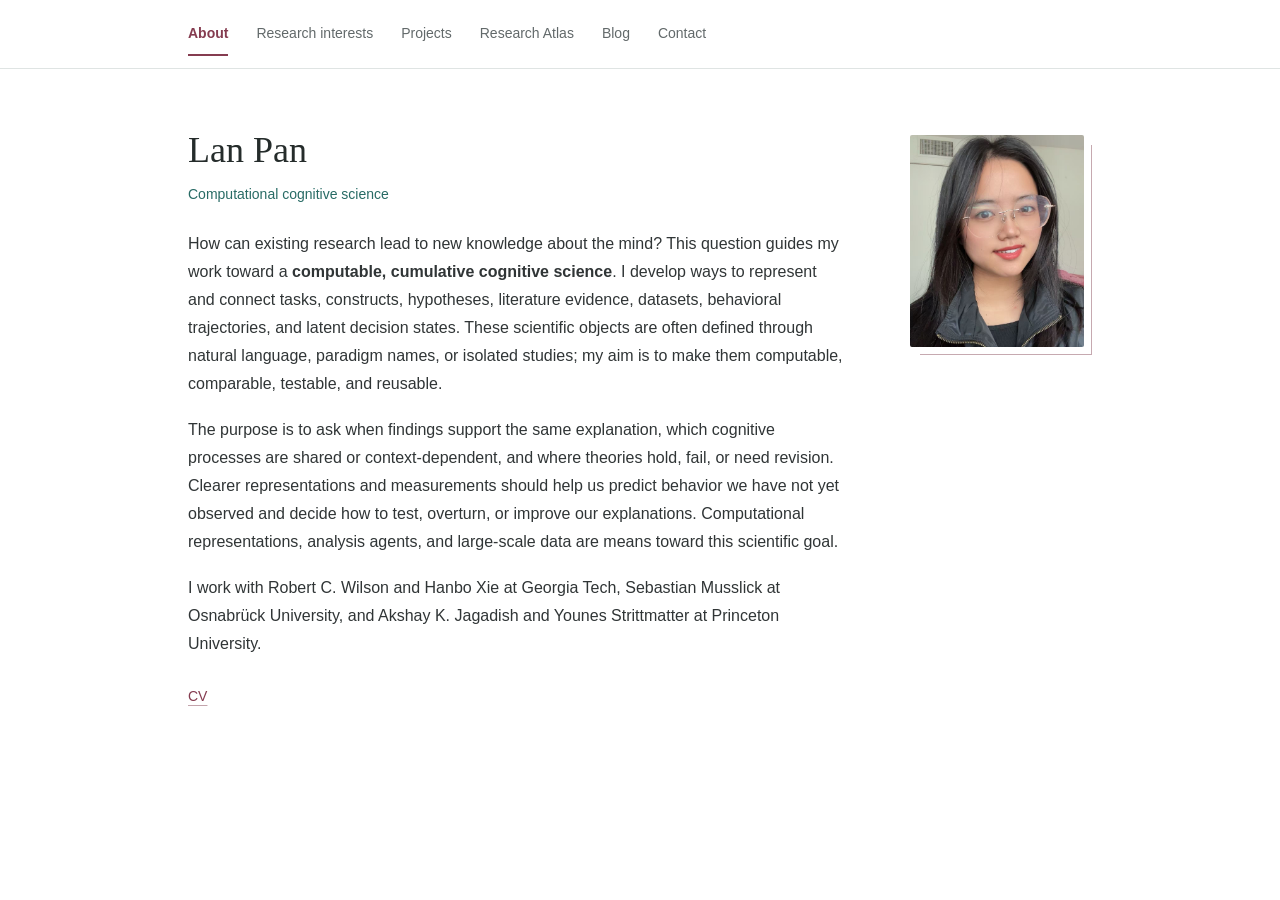
<file: index.html>
<!doctype html>
<html lang="en">
  <head>
    <meta charset="utf-8" />
    <meta name="viewport" content="width=device-width, initial-scale=1" />
    <meta name="description" content="Lan Pan works toward a computable, cumulative cognitive science: connecting existing research to new explanations, predictions of behavior, and informative experiments." />
    <title>About | Lan Pan</title>
    <link rel="stylesheet" href="styles.css?v=pages-1" />
  </head>
  <body data-page="about">
    <div class="reading-progress" aria-hidden="true"></div>
    <a class="skip-link" href="#main">Skip to content</a>
    <header class="site-header">
      <nav class="site-nav" aria-label="Primary">
        <ul>
          <li><a href="index.html" aria-current="page">About</a></li>
          <li><a href="research.html">Research interests</a></li>
          <li><a href="projects.html">Projects</a></li>
          <li><a href="research-atlas.html">Research Atlas</a></li>
          <li><a href="blog.html">Blog</a></li>
          <li><a href="contact.html">Contact</a></li>
        </ul>
      </nav>
    </header>

    <main id="main">
      <section class="profile" id="top" aria-labelledby="name">
        <div class="profile-copy">
          <h1 id="name">Lan Pan</h1>
          <p class="discipline">Computational cognitive science</p>
          <p>
            How can existing research lead to new knowledge about the mind?
            This question guides my work toward a <strong>computable,
            cumulative cognitive science</strong>. I develop ways to represent
            and connect tasks, constructs, hypotheses, literature evidence,
            datasets, behavioral trajectories, and latent decision states.
            These scientific objects are often defined through natural
            language, paradigm names, or isolated studies; my aim is to make
            them computable, comparable, testable, and reusable.
          </p>
          <p>
            The purpose is to ask when findings support the same explanation,
            which cognitive processes are shared or context-dependent, and
            where theories hold, fail, or need revision. Clearer representations
            and measurements should help us predict behavior we have not yet
            observed and decide how to test, overturn, or improve our
            explanations. Computational representations, analysis agents, and
            large-scale data are means toward this scientific goal.
          </p>
          <p>
            I work with Robert C. Wilson and Hanbo Xie at Georgia Tech,
            Sebastian Musslick at Osnabr&uuml;ck University, and Akshay K.
            Jagadish and Younes Strittmatter at Princeton University.
          </p>
          <div class="profile-links">
            <a href="assets/LanPan_CV.pdf">CV</a>
          </div>
        </div>
        <figure class="portrait">
          <img class="profile-photo" src="Weixin%20Image_20250201191310.jpg" alt="Lan Pan" width="174" height="212" />
        </figure>
      </section>
    </main>
    <script src="script.js?v=pages-1"></script>
  </body>
</html>
</file>
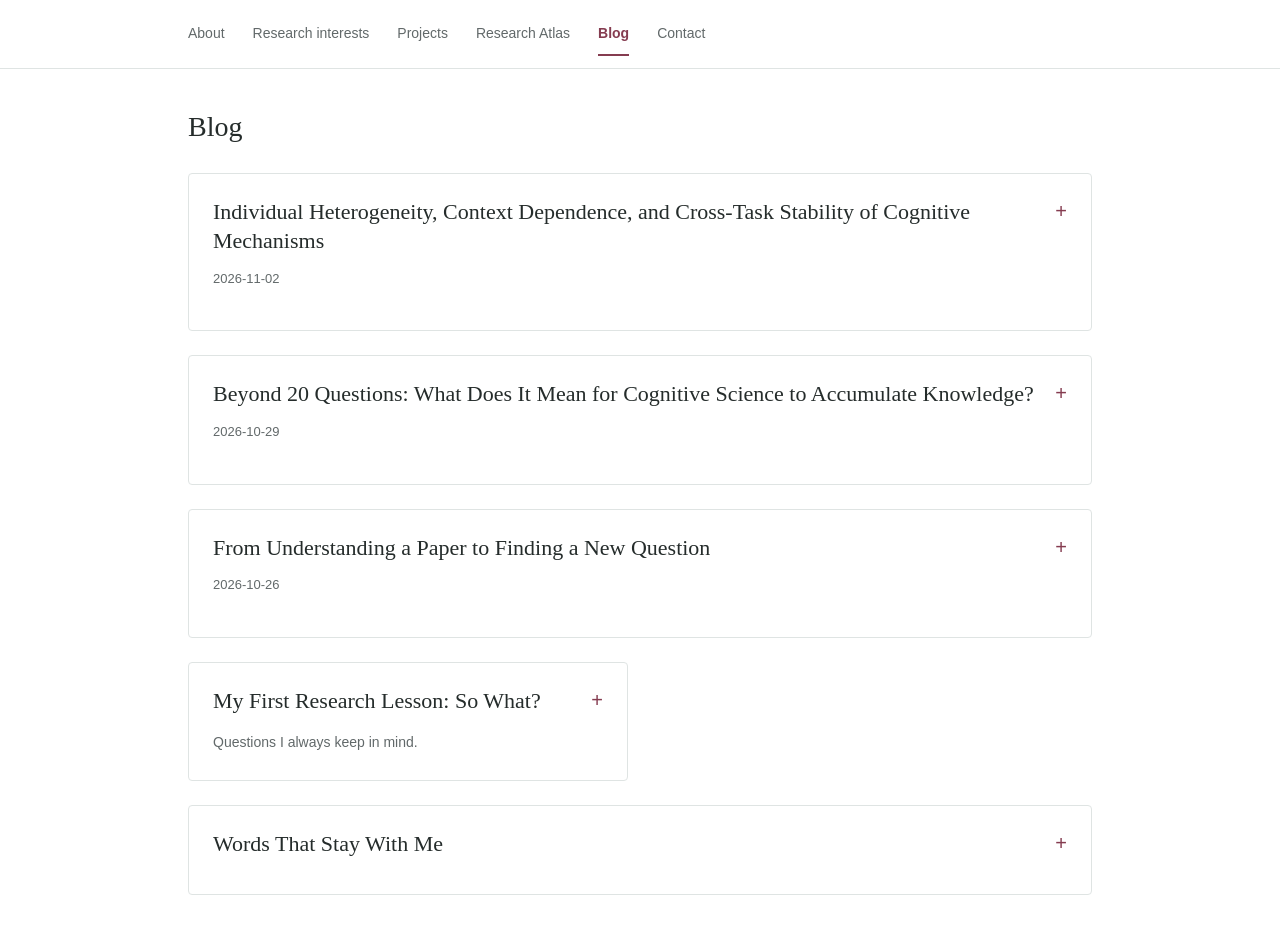
<file: blog.html>
<!doctype html>
<html lang="en">
  <head>
    <meta charset="utf-8" />
    <meta name="viewport" content="width=device-width, initial-scale=1" />
    <meta name="description" content="Blog by Lan Pan." />
    <title>Blog | Lan Pan</title>
    <link rel="stylesheet" href="styles.css?v=blog-newell-1" />
    <script src="script.js?v=blog-bilingual-1" defer></script>
  </head>
  <body>
    <a class="skip-link" href="#main">Skip to content</a>
    <header class="site-header">
      <nav class="site-nav" aria-label="Primary">
        <ul>
          <li><a href="index.html">About</a></li>
          <li><a href="research.html">Research interests</a></li>
          <li><a href="projects.html">Projects</a></li>
          <li><a href="research-atlas.html">Research Atlas</a></li>
          <li><a href="blog.html" aria-current="page">Blog</a></li>
          <li><a href="contact.html">Contact</a></li>
        </ul>
      </nav>
    </header>
    <main id="main" class="page-content">
      <h1 class="page-title">Blog</h1>
      <div class="blog-grid">
        <article id="mechanisms-individuals-and-tasks" class="blog-card blog-card-photo" lang="en" data-bilingual-post>
          <details>
            <summary>
              <h2><span data-post-language="en" lang="en">Individual Heterogeneity, Context Dependence, and Cross-Task Stability of Cognitive Mechanisms</span><span data-post-language="zh" lang="zh-CN" hidden>关于认知机制的个体异质性、情境依赖性和跨任务稳定性</span></h2>
              <time class="blog-entry-date" datetime="2026-11-02">2026-11-02</time>
            </summary>
            <div class="blog-body">
              <div class="blog-language-controls">
                <button class="blog-language-toggle" type="button" aria-label="Show Chinese version" aria-controls="mechanisms-en mechanisms-zh" hidden>中文</button>
              </div>
              <div id="mechanisms-en" class="blog-essay" data-post-language="en" lang="en">
                <p class="mechanisms-equation">Observed behavior = Shared mechanisms + Individual variation + Task-specific variation</p>
                <p>This expresses the need to distinguish:</p>
                <ul>
                  <li>Which behavioral variations arise from stable individual differences?</li>
                  <li>Which arise from the task itself?</li>
                  <li>Which arise from individual × task interactions?</li>
                  <li>Which changes might arise solely from measurement differences?</li>
                </ul>
              </div>
              <div id="mechanisms-zh" class="blog-essay" data-post-language="zh" lang="zh-CN" hidden>
                <p class="mechanisms-equation" lang="en">Observed behavior = Shared mechanisms + Individual variation + Task-specific variation</p>
                <p>它表达的是，我们需要区分：</p>
                <ul>
                  <li>哪些行为变异来自稳定的个体差异？</li>
                  <li>哪些来自任务本身？</li>
                  <li>哪些来自 individual × task interaction？</li>
                  <li>哪些变化可能仅仅来自 measurement differences？</li>
                </ul>
              </div>
            </div>
          </details>
        </article>
        <article id="beyond-20-questions" class="blog-card blog-card-photo" lang="en" data-bilingual-post>
          <details>
            <summary>
              <h2><span data-post-language="en" lang="en">Beyond 20 Questions: What Does It Mean for Cognitive Science to Accumulate Knowledge?</span><span data-post-language="zh" lang="zh-CN" hidden>超越二十个问题：什么才算认知科学真正的进步？</span></h2>
              <time class="blog-entry-date" datetime="2026-10-29">2026-10-29</time>
            </summary>
            <div class="blog-body">
              <div class="blog-language-controls">
                <button class="blog-language-toggle" type="button" aria-label="Show Chinese version" aria-controls="beyond-20-en beyond-20-zh" hidden>中文</button>
              </div>
              <div id="beyond-20-en" class="blog-essay" data-post-language="en" lang="en">
                <blockquote><p>“You can’t play 20 questions with Nature and win.” — Allen Newell (1973)</p></blockquote>
                <p>Recently, while revisiting Allen Newell's classic argument, I found myself returning to a question that has motivated much of my research:</p>
                <p><strong>As we publish more papers, discover more experimental effects, and collect more behavioral data, are we necessarily developing a deeper understanding of the human mind?</strong></p>
                <p>In cognitive science, we often begin by identifying a phenomenon, designing an experiment, and testing whether an effect exists. Other researchers may then replicate the finding, investigate its boundary conditions, or propose alternative explanations.</p>
                <p>Yet even if each study is carefully designed and statistically rigorous, it does not follow that these findings will eventually combine into a coherent theory of cognition.</p>
                <p>We may know more and more about individual phenomena while still understanding little about how they relate to one another. We may develop increasingly sophisticated models without becoming much clearer about what those models actually explain.</p>
                <p><strong>The accumulation of experimental findings is not necessarily the accumulation of scientific understanding.</strong></p>
                <p>This is one reason I have been drawn to the idea of a <em>computable, cumulative cognitive science</em>. But I increasingly think that making scientific knowledge computable is only part of the challenge. We must also ask what kind of knowledge is worth accumulating, and what would demonstrate that our understanding has genuinely improved.</p>
                <h2>1. From Experimental Effects to Complete Cognitive Processes</h2>
                <p>Newell's first proposal was to develop <em>Complete Processing Models</em>: models capable of actually carrying out a task, rather than merely accounting for an isolated experimental effect.</p>
                <p>This raises an important question about what we choose to measure.</p>
                <p>Much of behavioral research focuses on observable outcomes, such as choices, accuracy, and response times. Yet identical outcomes may arise from very different cognitive processes.</p>
                <p>Two people might choose the same option. One may have carefully compared the values of the alternatives, while the other may have relied on a simple heuristic. Their final choices alone may not distinguish these explanations.</p>
                <p>This motivates my interest in process-related measurements, including think-aloud protocols, eye-tracking, mouse-tracking, and neural data.</p>
                <p>These measurements may provide additional constraints on cognitive models. They can tell us something about the information people attend to, the strategies they report, the way their actions unfold, and the neural activity associated with their decisions.</p>
                <p>But an important distinction remains:</p>
                <p><strong>Does observing a process mean that we have identified the process?</strong></p>
                <p>Not necessarily.</p>
                <p>Eye movements are not equivalent to attention itself. Verbal reports do not provide unrestricted access to internal computations. Neural correlates of a decision variable do not uniquely establish how that variable is represented or used.</p>
                <p>Even a model that jointly predicts choices, response times, and eye movements may be observationally compatible with multiple underlying mechanisms.</p>
                <p>The goal, therefore, should not simply be to collect more modalities of data.</p>
                <p>Instead, I want to understand how different measurements can jointly constrain explicit computational models, and how experiments can distinguish competing explanations of the processes that generate behavior.</p>
                <p>A useful cognitive model should not only reproduce what people do. It should make testable predictions about how their behavior and processing change when the task changes.</p>
                <h2>2. From Isolated Experiments to Complete Cognitive Activities</h2>
                <p>Newell's second proposal was to <em>Analyze a Complex Task</em>.</p>
                <p>Learning provides a useful example.</p>
                <p>We can study reinforcement learning, category learning, causal learning, and transfer learning as separate experimental domains. But simply placing more learning tasks side by side does not necessarily solve the problem of fragmentation.</p>
                <p>An alternative is to treat learning as a complex cognitive activity that must be explained as a whole.</p>
                <p>When people encounter an unfamiliar environment, they may need to understand its rules, construct a representation of the problem, explore possible actions, update their beliefs, adapt their strategies, and eventually apply what they have learned to new situations.</p>
                <p>These processes interact.</p>
                <p>Exploration depends on what a learner currently knows. New information changes subsequent decisions. How the task is represented may determine which features are attended to and which experiences are generalized.</p>
                <p>Different experiments can isolate parts of this process. But the larger question is whether their findings can jointly constrain a model of the complete activity.</p>
                <p><strong>Can a series of experiments contribute to one explanation, rather than merely producing a series of conclusions?</strong></p>
                <p>A compelling aspect of Newell's argument is that experiments should impose constraints on one another through a shared model.</p>
                <p>For example, one study might independently estimate a particular processing parameter, while another tests the predictions that follow from it under new conditions.</p>
                <p>In this way, evidence accumulates not merely because another result has been reported, but because the space of plausible explanations becomes more constrained.</p>
                <p>I increasingly think that the scientific value of an experiment depends not only on what it reveals, but also on which explanations it strengthens, weakens, or rules out.</p>
                <h2>3. One Computational System for Many Tasks</h2>
                <p>Newell's third proposal, <em>One Program for Many Tasks</em>, is particularly interesting in light of modern artificial intelligence.</p>
                <p>Large language models can carry out many different tasks when given appropriate instructions. They offer a common computational framework for investigating relationships across tasks that were traditionally studied separately.</p>
                <p>This possibility helped motivate my interest in cross-task transfer.</p>
                <p>Suppose a model trained to predict human behavior on one task also improves predictions on another. Such transfer may reveal some shared computational structure between the two tasks.</p>
                <p>But we need to be careful about what this result establishes.</p>
                <p><strong>One model performing many tasks is not the same as one model explaining human cognition across tasks.</strong></p>
                <p>A language model may solve different tasks using task-specific knowledge, linguistic shortcuts, or strategies unlike those used by humans.</p>
                <p>Likewise, transfer between behavioral tasks may reflect similarities in stimulus structure, response mappings, statistical regularities, or representation choices rather than a shared cognitive mechanism.</p>
                <p>For me, cross-task transfer is therefore most interesting as a way to discover relationships that require explanation.</p>
                <p>If two tasks show strong transfer, what exactly do they share?</p>
                <p>Is the relationship driven by their superficial descriptions, their stimulus-response mappings, their action-outcome contingencies, or some more general decision process?</p>
                <p>What happens if we preserve the cover story but change the underlying contingencies? What happens if we alter the story while preserving the task structure?</p>
                <p>These questions turn task relationships into experimentally testable hypotheses.</p>
                <p><strong>Transfer becomes more scientifically informative when it generates predictions that distinguish competing explanations of why tasks are related.</strong></p>
                <h2>4. Computable Does Not Mean Cumulative</h2>
                <p>One distinction has become increasingly important to me: making scientific knowledge computable is not the same as making science cumulative.</p>
                <p>I find it useful to separate four goals.</p>
                <p><strong>Computability</strong> allows us to represent and computationally compare scientific objects, such as tasks, constructs, hypotheses, manipulations, and measurements.</p>
                <p><strong>Comparability</strong> allows us to identify how studies resemble or differ from one another, and whether their findings bear on related theoretical questions.</p>
                <p><strong>Cumulativity</strong> requires new evidence to constrain, revise, or extend existing explanations.</p>
                <p><strong>Explanation</strong> requires more than describing an effect or predicting an outcome. It involves explicit, testable claims about the processes that generate the observations.</p>
                <p>These goals can support one another, but none automatically guarantees the others.</p>
                <p>For example, we might create a common representation for thousands of psychological experiments. Yet structural similarity between experiments would not by itself establish that they recruit the same cognitive mechanism.</p>
                <p>Conversely, studies using different paradigms or terminology may share important computational structure.</p>
                <p>This connects directly to the jingle-jangle problem in psychological science: similar names do not guarantee identical constructs, and different names do not guarantee distinct constructs.</p>
                <p>The problem becomes especially interesting when considering congruency effects across Stroop, Flanker, and Simon tasks.</p>
                <p>These tasks may produce apparently similar effects, but does that mean they reflect the same cognitive control mechanism?</p>
                <p>If not, what distinguishes the mechanisms? If they share some processes, at what level of computational description does that similarity occur?</p>
                <p>I see experimental representations and large-scale evidence integration as tools for investigating such questions.</p>
                <p>But a representation cannot establish its own theoretical validity. A computational system may reveal patterns and disagreements, yet additional reasoning and experiments are needed to determine what those patterns mean.</p>
                <p><strong>Making science computable is a means toward scientific understanding, not scientific understanding itself.</strong></p>
                <h2>5. Must Cumulative Science Be Unified?</h2>
                <p>Perhaps the question I find most interesting is this:</p>
                <p><strong>Can scientific knowledge be cumulative without being unified?</strong></p>
                <p>What if human cognition cannot be explained by one simple, general-purpose mechanism?</p>
                <p>People may use different strategies in different situations. They may shift between processes depending on goals, prior experience, cognitive resources, and environmental demands.</p>
                <p>If so, scientific progress need not consist solely of discovering universal mechanisms.</p>
                <p>It may also involve discovering the conditions under which mechanisms operate, interact, change, or fail.</p>
                <p>Consider two congruency tasks that produce similar behavioral patterns under some conditions but systematically different patterns under others.</p>
                <p>Such differences need not represent a failure of theoretical integration.</p>
                <p>They may instead reveal which aspects of task structure matter, which processes are context-dependent, and what a more informative theory must explain.</p>
                <p>The key question is whether we can account for those boundaries and predict behavior under conditions that have not yet been observed.</p>
                <p><strong>A theory becomes more informative not only by explaining what is shared, but also by explaining why and when things differ.</strong></p>
                <p>I therefore do not think the goal of cumulative cognitive science should be unification at any cost.</p>
                <p>A valuable theory should make explicit where its predictions hold, where they fail, and how new evidence can lead to principled revisions.</p>
                <h2>6. What Does AI Actually Change?</h2>
                <p>Recent advances in AI make it possible to study cognitive science at scales and levels of complexity that were previously difficult to manage.</p>
                <p>Language models can extract experimental structures from scientific papers, compare claims across studies, and help analyze large collections of behavioral data.</p>
                <p>They can also serve as predictive models or as computational systems whose internal representations and behavior can be investigated.</p>
                <p>But I think it is important to distinguish three roles.</p>
                <p>First, <strong>AI as a scientific instrument</strong> can help organize and compare evidence.</p>
                <p>Second, <strong>AI as a predictive model</strong> can learn patterns from behavioral data and generate predictions about new tasks or conditions.</p>
                <p>Third, <strong>AI as a candidate mechanistic model</strong> can provide a computational system in which internal representations, processing, and interventions can be studied.</p>
                <p>These roles involve different scientific claims and therefore require different forms of validation.</p>
                <p>A system that organizes literature does not necessarily determine whether a theory is correct.</p>
                <p>A model that predicts human behavior does not necessarily use human-like mechanisms.</p>
                <p>And identifying an interpretable feature inside a model does not establish that it causally controls the behavior we associate with it.</p>
                <p>I am interested in AI not merely because it can perform increasingly complex tasks, but because it may create new opportunities to formulate and test explanations of cognition.</p>
                <p><strong>The most interesting question is not what AI can do, but what AI allows us to discover about cognition that we could not establish before.</strong></p>
                <p>At the same time, I want to resist the temptation to introduce complicated methods simply because they are available.</p>
                <p>A simple model or a carefully designed experiment may sometimes provide a more decisive scientific test than a much larger computational system.</p>
                <p>Methodological sophistication is valuable only insofar as it contributes to understanding.</p>
                <h2>7. Revisiting My Own Research</h2>
                <p>Looking across my projects, I can see several related scientific questions.</p>
                <p>Hypothesis-literature matching and experimental representations ask how we can determine whether different studies are actually testing the same claim.</p>
                <p>Behavioral-Computational Task Space asks whether relationships between tasks can be measured through behavioral transfer and predicted from their structure.</p>
                <p>Think-aloud model discovery asks whether process-related measurements can distinguish models that choices alone cannot adequately separate.</p>
                <p>Cross-experiment analyses ask why behavioral effects change across experimental conditions and whether these changes reveal the limits of existing explanations.</p>
                <p>My work on LLM exploration and internal mechanisms raises another question: when a model represents a theoretically meaningful variable, does that representation actually influence its decisions?</p>
                <p>These are not identical problems, and I do not think they need to be forced into one methodological framework.</p>
                <p>But they connect to a common scientific ambition:</p>
                <p><strong>How can existing evidence constrain, challenge, and improve our explanations of the mind?</strong></p>
                <p>I increasingly think that my goal is not simply to build systems that connect papers, tasks, hypotheses, and datasets.</p>
                <p>It is to help develop a research process in which existing evidence informs new predictions, unexpected findings prompt theoretical revisions, and unresolved disagreements guide the design of informative experiments.</p>
                <p>This also changes how I want to think about the tools I develop.</p>
                <p>Representations, computational models, AI agents, and large-scale datasets are not the ultimate scientific objective.</p>
                <p>They are valuable when they help us formulate better questions, distinguish explanations, and learn something new about human cognition.</p>
                <h2>8. Questions I Want to Keep Asking</h2>
                <p>As I continue reading, designing experiments, and building models, I want to return to a small set of questions.</p>
                <ol>
                <li><strong>What am I trying to explain?</strong> Is it an isolated experimental effect, or a more general cognitive capacity?</li>
                <li><strong>What would count as an explanation?</strong> Does my model merely fit existing results, or does it specify a plausible process that generates them?</li>
                <li><strong>What is actually shared across studies?</strong> Terminology, experimental structure, behavioral patterns, or an underlying computation?</li>
                <li><strong>What alternative explanations remain possible?</strong> Could different mechanisms produce the same observations?</li>
                <li><strong>What observation would change my mind?</strong> What result would force me to revise or abandon my preferred explanation?</li>
                <li><strong>What new prediction follows?</strong> Can my theory predict behavior in a task or condition that has not yet been observed?</li>
                <li><strong>Does the added complexity buy new scientific understanding?</strong> What indispensable information does a new representation, measurement, or model contribute?</li>
                </ol>
                <p>The final question is particularly important to me.</p>
                <p>It is easy to confuse the growing complexity of our methods with scientific progress. But a more elaborate representation or a more powerful AI system does not necessarily provide a deeper explanation.</p>
                <p>I want to keep asking what a new tool makes possible that could not previously be tested, distinguished, or understood.</p>
                <h2>Conclusion: From More Findings to Better Explanations</h2>
                <p>More than half a century after Newell's argument, cognitive science has access to extraordinary quantities of data, computational power, and new AI methods.</p>
                <p>Yet better technology does not automatically produce better theories.</p>
                <p>I hope to contribute to a cognitive science that not only discovers new phenomena but also explains relationships among existing findings; that not only predicts observed behavior but also identifies when and why predictions fail; and that uses new evidence to revise its own theoretical commitments.</p>
                <p>Perhaps the goal is not to eventually discover one theory that answers every question about the mind.</p>
                <p>Perhaps it is to develop a scientific process in which each discovery can meaningfully change what we think we know.</p>
                <p><strong>I want to build a cognitive science in which evidence does not merely accumulate, but explanations become more precise, more constrained, and more open to revision.</strong></p>
                <p>Because scientific progress is not simply knowing more.</p>
                <p><strong>It is understanding better what we know, why we believe it, where it may fail, and what we should test next.</strong></p>
                <hr />
                <h2>Selected Readings</h2>
                <p>These papers have informed my thinking about cumulative knowledge, cognitive explanation, and computational modeling.</p>
                <ol>
                  <li><strong>Newell, A. (1973).</strong> <em>You Can't Play 20 Questions with Nature and Win.</em> <a href="https://gwern.net/doc/psychology/neuroscience/1972-newell.pdf">Read the paper</a></li>
                  <li><strong>van Rooij, I., &amp; Baggio, G. (2021).</strong> <em>Theory Before the Test: How to Build High-Verisimilitude Explanatory Theories in Psychological Science.</em> <a href="https://doi.org/10.1177/1745691620970604">DOI</a></li>
                  <li><strong>Guest, O., &amp; Martin, A. E. (2021).</strong> <em>How Computational Modeling Can Force Theory Building in Psychological Science.</em> <a href="https://doi.org/10.1177/1745691620970585">DOI</a></li>
                  <li><strong>Poldrack, R. A., et al. (2011).</strong> <em>The Cognitive Atlas: Toward a Knowledge Foundation for Cognitive Neuroscience.</em> <a href="https://doi.org/10.3389/fninf.2011.00017">DOI</a></li>
                  <li><strong>Roberts, S., &amp; Pashler, H. (2000).</strong> <em>How Persuasive Is a Good Fit? A Comment on Theory Testing.</em> <a href="https://doi.org/10.1037/0033-295X.107.2.358">DOI</a></li>
                  <li><strong>Almaatouq, A., et al. (2024).</strong> <em>Beyond Playing 20 Questions with Nature: Integrative Experiment Design in the Social and Behavioral Sciences.</em> <a href="https://doi.org/10.1017/S0140525X22002874">DOI</a></li>
                </ol>
              </div>
              <div id="beyond-20-zh" class="blog-essay" data-post-language="zh" lang="zh-CN" hidden>
                <blockquote><p>“You can’t play 20 questions with Nature and win.” — Allen Newell (1973)</p></blockquote>
                <p>最近重新思考 Allen Newell 在 1973 年提出的这句话时，我发现它触及了一个长期困扰我的问题：</p>
                <p><strong>当我们不断发表新的论文、发现新的实验效应、收集更多的行为数据时，我们是否真的在不断加深对人类心智的理解？</strong></p>
                <p>在认知科学中，我们可以通过精心设计的实验发现一个现象，并用统计模型验证它的存在。之后，其他研究者可能在不同任务中重复这个实验，或提出新的解释。</p>
                <p>但即使每一个实验都很严谨，也不意味着这些发现最终能够组合成一个连贯的认知理论。</p>
                <p>我们可能知道越来越多的现象，却仍然不知道这些现象之间的关系；我们可能发展出越来越复杂的计算模型，却仍然不清楚它们究竟解释了什么。</p>
                <p><strong>The accumulation of experimental findings is not necessarily the accumulation of scientific understanding.</strong></p>
                <p>实验发现的积累，并不必然意味着科学理解的深化。</p>
                <p>这也是我一直对 <em>computable, cumulative cognitive science</em> 感兴趣的原因。但随着思考的深入，我逐渐意识到：我们不仅需要让科学知识变得可以计算，还需要更认真地回答，什么样的知识值得被积累，以及怎样才能证明我们的理解真的有所进步。</p>
                <h2>1. 从实验效应走向完整的认知过程</h2>
                <p>Newell 提出的第一个方向是 <em>Complete Processing Models</em>：我们需要建立能够真正执行任务的完整认知过程模型，而不仅是能够解释某个局部效应的模型。</p>
                <p>这让我想到，过去许多研究主要关注可观测的行为结果，例如最终选择、正确率和反应时间。</p>
                <p>但相同的行为可能来自完全不同的认知过程。</p>
                <p>两个人选择同一个选项，一个可能经过了复杂的价值计算，另一个可能使用了简单的启发式策略。仅从最终选择来看，我们很难区分他们。</p>
                <p>因此，我认为研究不能只局限于行为结果，还需要利用其他过程数据来约束模型，例如：</p>
                <ul>
                <li><strong>Think-aloud</strong>：被试如何描述自己的思考和策略；</li>
                <li><strong>Eye-tracking</strong>：注意力如何分配，信息以什么顺序被获取；</li>
                <li><strong>Mouse-tracking</strong>：决策过程中的行动轨迹如何变化；</li>
                <li><strong>Neural measurements</strong>：认知活动与神经计算之间存在什么联系。</li>
                </ul>
                <p>然而，一个更加根本的问题随之出现：</p>
                <p><strong>Does observing a process mean that we have identified the process?</strong></p>
                <p>观察到了与认知过程相关的数据，是否意味着我们已经识别了真实的认知机制？</p>
                <p>答案并不一定。</p>
                <p>眼动不等于注意力的全部，语言报告不等于内部计算过程，神经活动与某个心理变量相关，也不意味着它唯一地表征这个变量。</p>
                <p>即使模型能够同时预测选择、反应时间和眼动轨迹，也可能有多个不同的计算过程产生类似的观测结果。</p>
                <p>因此，增加 process data 并不是终点。</p>
                <p>真正重要的是：<strong>我们能否建立一个具有明确内部机制的模型，使不同测量共同约束它，并通过新实验区分彼此竞争的解释？</strong></p>
                <p>一个好的认知过程模型，不仅应该能够重现已知行为，还应该解释行为是如何产生的，预测过程如何随任务条件改变，并对干预产生可检验的预测。</p>
                <p>这比单纯提高模型的拟合程度更具有科学意义。</p>
                <h2>2. 从孤立实验走向对完整认知活动的理解</h2>
                <p>Newell 的第二个方向是 <em>Analyze a Complex Task</em>。</p>
                <p>这里让我感兴趣的一个例子是学习。</p>
                <p>我们可以研究 reinforcement learning、category learning、causal learning 或 transfer learning。但如果只是把多个学习任务放在一起，并分别分析它们的结果，我们可能仍然在重复过去的研究方式。</p>
                <p>另一个方向是：把学习视为一个需要完整解释的认知活动。</p>
                <p>一个人在新环境中学习，可能需要理解任务规则、建立问题表征、主动探索环境、更新知识、调整策略，并将学到的内容迁移到新的情境。</p>
                <p>这些过程并不是相互独立的。</p>
                <p>探索受到当前知识状态的影响，学习又改变未来的探索策略；任务表征决定哪些信息被认为重要，而过去的经验可能影响人如何理解新的任务。</p>
                <p>我们可以设计不同的实验分别研究这些过程，但最终应该尝试回答：</p>
                <p><strong>这些实验能否共同约束一个完整的学习模型，而不仅仅是产生若干独立的结论？</strong></p>
                <p>Newell 的一个重要启示是，不同实验之间应当存在理论上的依赖关系。</p>
                <p>一个实验可以帮助估计模型中的某种过程参数，另一个实验可以检验这些参数在新条件下的预测。这样，新的发现就不只是加入文献，而是对已有理论施加新的约束。</p>
                <p>我越来越觉得，<strong>一个实验的科学价值，不仅取决于它发现了什么，还取决于它使哪些解释变得更可信、哪些解释不再成立。</strong></p>
                <h2>3. 一个计算系统能否解释多种任务？</h2>
                <p>Newell 的第三个方向是 <em>One Program for Many Tasks</em>：能否构建同一个计算系统，让它接受不同任务的指令，并完成这些任务？</p>
                <p>在今天，这个设想显得尤其有趣。</p>
                <p>大型语言模型可以通过不同的 prompts 执行大量任务。这使我们第一次有机会，在一个相对统一的计算框架中，系统地考察不同认知任务之间的关系。</p>
                <p>这也是我研究 cross-task transfer 的初衷之一。</p>
                <p>如果我们在一个任务上学习到的行为模式能够改善对另一任务中人类行为的预测，那么这两个任务之间可能存在某些共享的计算结构。</p>
                <p>但我也意识到，这里存在一个必须谨慎处理的区别：</p>
                <p><strong>One model performing many tasks is not the same as one model explaining human cognition across tasks.</strong></p>
                <p>同一个模型能够完成多个任务，并不意味着它使用了同一个认知机制，更不意味着这个机制与人类相同。</p>
                <p>跨任务迁移也可能来自相似的刺激结构、行为统计规律、选项编码方式，甚至模型训练过程中形成的某些偏差。</p>
                <p>因此，cross-task transfer 最有价值的地方，也许不是直接证明两个任务共享某种认知机制，而是帮助我们发现有待解释的任务关系。</p>
                <p>例如，如果任务 A 和任务 B 之间存在很强的 transfer，我们可以进一步问：</p>
                <p>它们究竟共享了什么？</p>
                <p>是任务的表面描述、刺激—反应映射、行动与结果之间的关系，还是某种更一般的决策计算？</p>
                <p>如果我们保持表面描述不变，却改变行动与结果的关系，transfer 会怎样变化？</p>
                <p>如果我们改变表面描述，却保留底层任务结构，又会怎样？</p>
                <p><strong>只有当关于任务关系的解释能够产生新的、可区分的预测时，transfer 才有机会从一种经验性度量，成为研究认知机制的科学工具。</strong></p>
                <h2>4. Computable 不等于 Cumulative</h2>
                <p>随着研究的推进，我越来越需要区分几个容易被混为一谈的目标。</p>
                <p><strong>Computable</strong> 意味着我们能够明确表示并计算比较某些科学对象，例如任务、构念、假设、实验条件和行为模式。</p>
                <p><strong>Comparable</strong> 意味着我们能够判断不同研究之间有哪些共同点和差异，以及它们是否在检验可以联系起来的问题。</p>
                <p><strong>Cumulative</strong> 意味着新的证据可以真正约束、修正或扩展已有的解释，而不只是增加新的记录。</p>
                <p><strong>Explanatory</strong> 意味着理论不只描述或预测某种行为，还对产生行为的机制提出可检验的说明。</p>
                <p>这些目标相互关联，却并不等价。</p>
                <p>例如，我们可能建立一个非常精细的实验 representation，让数千篇论文中的任务结构都可以被统一编码。</p>
                <p>但即使两个实验具有相同的结构，也不代表它们涉及同一种认知机制。</p>
                <p>同样，两个实验使用完全不同的术语，也可能研究的是相似的计算过程。</p>
                <p>这与认知科学中的 <em>jingle-jangle problem</em> 密切相关：相同的名称未必指向相同的构念，不同的名称也未必代表不同的构念。</p>
                <p>最近在思考 congruency effects 时，我也不断遇到这个问题。</p>
                <p>Stroop、Flanker 和 Simon tasks 都可以表现出 congruency effects，但这些效应到底在多大程度上反映共同的 cognitive control mechanism？</p>
                <p>如果它们实际上依赖不同机制，我们应该如何区分？</p>
                <p>如果它们确实具有共享成分，我们又能否明确这种共享发生在什么计算层面？</p>
                <p>我认为，任务表示和大规模证据整合可以帮助我们更系统地提出这些问题，但它们不能自动给出答案。</p>
                <p><strong>Making science computable is a means toward scientific understanding, not scientific understanding itself.</strong></p>
                <p>科学知识的可计算化，是通往科学理解的一种手段，而不是科学理解本身。</p>
                <h2>5. 科学进步一定意味着理论的统一吗？</h2>
                <p>这是我目前最想进一步思考的问题。</p>
                <p><strong>Can scientific knowledge be cumulative without being unified?</strong></p>
                <p>如果我们始终无法建立一个能够解释所有认知任务的统一模型，是否意味着认知科学无法真正积累知识？</p>
                <p>我越来越觉得，答案可能是否定的。</p>
                <p>我们不一定需要一个普遍适用于所有任务的单一机制。</p>
                <p>人类可能在不同情境中使用不同的策略，也可能根据目标、经验、认知资源和环境条件，在多个机制之间动态切换。</p>
                <p>如果是这样，那么科学进步可能不仅体现为发现共同规律，也体现为更加准确地知道规律何时成立、何时失效，以及为什么会发生这种变化。</p>
                <p>例如，如果我们发现两个 congruency tasks 在某些条件下表现出相似行为，却在另一些条件下出现系统性的差异，这未必是理论整合的失败。</p>
                <p>恰恰相反，这些差异可能揭示了原先被忽略的任务条件和认知过程。</p>
                <p>真正重要的是，我们能否解释这些边界，并预测尚未观测过的情境。</p>
                <p><strong>A theory becomes more informative not only by explaining what is shared, but also by explaining why and when things differ.</strong></p>
                <p>一个理论的价值，不仅在于解释不同现象的共同点，也在于解释它们为什么、以及在什么条件下表现出差异。</p>
                <p>因此，我希望追求的不是不惜一切代价的理论统一，而是能够不断修正、明确适用边界，并生成新预测的认知解释。</p>
                <h2>6. AI 给科学带来了什么新的可能性？</h2>
                <p>AI 的快速发展使得许多过去难以实现的研究方式变得可行。</p>
                <p>我们现在可以利用语言模型分析大量科学文献，提取假设和实验结构；可以将不同数据集放进共同的计算框架；也可以训练或分析能够执行多种任务的模型。</p>
                <p>但 AI 在其中至少承担着三种不同角色。</p>
                <p>第一，<strong>AI as a scientific instrument</strong>。</p>
                <p>它帮助我们整理、比较和检索已有知识，让过去分散在不同论文中的证据更容易被联系起来。</p>
                <p>第二，<strong>AI as a predictive model</strong>。</p>
                <p>它可以从大量行为数据中学习统计规律，并尝试预测新的任务或实验条件下的行为。</p>
                <p>第三，<strong>AI as a candidate mechanistic model</strong>。</p>
                <p>我们可以研究 AI 模型内部的信息处理过程，探索某些表示是否真正影响行为生成。</p>
                <p>然而，这三种角色需要不同的证据标准。</p>
                <p>一个能很好地整理文献的系统，不一定能够判断理论的真实性。</p>
                <p>一个能准确预测人类选择的模型，不一定使用了人类的认知机制。</p>
                <p>一个内部具有某种可解释特征的模型，也不意味着该特征一定在决策中发挥了我们所假设的因果作用。</p>
                <p>这也是为什么我认为，AI 的价值不应该仅仅用模型规模、预测能力或自动化程度衡量。</p>
                <p><strong>The most interesting question is not what AI can do, but what AI allows us to discover about cognition that we could not establish before.</strong></p>
                <p>最有意思的问题，不是 AI 能够完成多少事情，而是它能帮助我们建立哪些过去尚无法建立的关于认知的认识。</p>
                <p>而且，并不是每个研究问题都需要复杂的 AI 系统。有时，一个简单的模型、一个清晰的理论对比，或者一个精心设计的小实验，可能更接近我们真正希望得到的答案。</p>
                <h2>7. 回过头来看我的研究</h2>
                <p>当我重新审视自己正在做的研究时，我逐渐发现它们之间存在一条共同的科学主线。</p>
                <p>Hypothesis-literature matching 和 experimental representations 关心的是：我们如何知道不同论文和实验是否实际上在研究相同的问题？</p>
                <p>Behavioral-Computational Task Space 关心的是：不同任务之间是否存在可以测量并预测的计算关系？</p>
                <p>Think-aloud model discovery 关心的是：在行为本身无法区分多个解释时，额外的过程数据能否进一步约束模型？</p>
                <p>Cross-experiment analysis 关心的是：同一个行为效应为什么在不同实验条件下发生变化？这些差异是否可以被解释和预测？</p>
                <p>LLM exploration 和内部机制分析则让我思考：一个系统能够表示某种理论变量，是否意味着它真正利用这个变量来指导行为？</p>
                <p>这些问题并不相同，也不需要被强行放进同一个模型。</p>
                <p>但它们都在尝试解决一个更根本的问题：</p>
                <p><strong>How can existing evidence constrain, challenge, and improve our explanations of the mind?</strong></p>
                <p>已有的科学证据，如何真正地约束、挑战和改进我们对心智的解释？</p>
                <p>也许我真正希望建立的，不只是连接论文、实验和数据的计算系统，而是一种能够让理论持续接受检验和修正的研究方式。</p>
                <p>在这样的研究过程中，一个新的发现应该能够改变我们已有的认识；一个无法解释的结果应该成为重新审视理论的机会；一个尚未检验的条件应该成为区分不同解释的可能实验。</p>
                <p>这也意味着，方法本身不应该成为研究的终点。</p>
                <p>我希望始终记得，实验表示、统计模型、AI agents 和大规模数据都只是手段。真正的目标仍然是理解人类认知。</p>
                <h2>8. 留给未来自己的几个问题</h2>
                <p>我希望在未来阅读论文、设计实验、构建模型时，不断回到下面这些问题：</p>
                <ol>
                <li><strong>What am I trying to explain?</strong> 我到底在解释一个实验效应，还是某种更一般的认知能力？</li>
                <li><strong>What would count as an explanation?</strong> 我的模型只是拟合了现有结果，还是明确提出了产生这些结果的机制？</li>
                <li><strong>What is actually shared across studies?</strong> 不同研究之间共享的是名称、任务结构、行为模式，还是某种真正的计算过程？</li>
                <li><strong>What alternative explanations remain possible?</strong> 是否存在完全不同的机制，同样能够解释目前的数据？</li>
                <li><strong>What observation would change my mind?</strong> 什么样的新结果会迫使我放弃或修正当前最喜欢的解释？</li>
                <li><strong>What new prediction follows?</strong> 我的研究能否预测一个尚未观测过的任务、条件或行为模式？</li>
                <li><strong>Does the added complexity buy new scientific understanding?</strong> 我引入的新表示、新数据或新模型，究竟增加了什么不可替代的科学信息？</li>
                </ol>
                <p>最后一个问题尤其值得我反复提醒自己。</p>
                <p>有时候，我们会因为一个方法足够先进、一个模型足够复杂，就认为研究正在前进。但真正的进步不应该由技术复杂度来定义。</p>
                <p>科学研究当然需要不断发展新的工具，但也需要不断问自己：这个工具究竟帮助我们解决了什么以前无法解决的问题？</p>
                <h2>结语：从更多答案，到更好的解释</h2>
                <p>Newell 的问题在半个多世纪后的今天依然重要。</p>
                <p>我们拥有比过去更多的数据、更强大的计算能力和更加先进的 AI 模型。</p>
                <p>然而，技术的进步并不能自动保证理论的进步。</p>
                <p>我希望未来的研究不仅能够发现新的现象，更能够解释已有现象之间的联系与差异；不仅能够预测观察过的数据，更能够在新的条件下检验和修正我们的理解。</p>
                <p>也许 cumulative cognitive science 的目标并不是最终找到一个能够回答所有问题的理论，而是建立一种研究方式，使每个新的发现都有机会改变我们对心智的认识。</p>
                <p><strong>I want to build a cognitive science in which evidence does not merely accumulate, but explanations become more precise, more constrained, and more open to revision.</strong></p>
                <p>我希望建立的是这样一种认知科学：证据不只是不断增加，我们对心智的解释也能不断变得更加精确、受到更多约束，并始终允许新的证据对其提出挑战。</p>
                <p>毕竟，科学进步不只是知道得更多。</p>
                <p><strong>It is understanding better what we know, why we believe it, where it may fail, and what we should test next.</strong></p>
                <hr />
              </div>
            </div>
          </details>
        </article>
        <article id="from-reading-to-questions" class="blog-card blog-card-photo" lang="en" data-bilingual-post>
          <details>
            <summary>
              <h2><span data-post-language="en" lang="en">From Understanding a Paper to Finding a New Question</span><span data-post-language="zh" lang="zh-CN" hidden>从读懂一篇论文，到提出自己的问题</span></h2>
              <time class="blog-entry-date" datetime="2026-10-26">2026-10-26</time>
            </summary>
            <div class="blog-body">
              <div class="blog-language-controls">
                <button class="blog-language-toggle" type="button" aria-label="Show Chinese version" aria-controls="research-questions-en research-questions-zh" hidden>中文</button>
              </div>
              <div id="research-questions-en" class="blog-essay" data-post-language="en" lang="en">
                <p>I often begin reading a paper with a fairly modest goal: understand what the authors did and why the result matters. Recently, a discussion of emotion and social decisions took me further than I expected. By the end, I was no longer just trying to understand an explanation. I was asking what would distinguish it from other explanations, and whether I needed to rethink the question itself.</p>
                <h3>1. How the question developed</h3>
                <p>I began with <a href="https://doi.org/10.1038/s41562-021-01213-6"><em>Emotion prediction errors guide socially adaptive behaviour</em></a>, by Joseph Heffner, Jae-Young Son, and Oriel FeldmanHall. Emotion prediction errors describe discrepancies between expected and reported feelings. The paper compared their relationship to social choice with that of reward prediction errors, using valence and arousal to represent reported emotion.</p>
                <p>My questions gradually changed:</p>
                <ol>
                  <li><strong>Understanding:</strong> What did the authors find, and how did they compare emotion and reward prediction errors?</li>
                  <li><strong>Operationalization:</strong> What does representing emotion through valence and arousal capture or leave out?</li>
                  <li><strong>Measurement validity:</strong> Does the same report mean the same thing across people? Could asking about emotion change it?</li>
                  <li><strong>Alternative explanations:</strong> Could subjective appraisal contribute to both emotion reports and choices, rather than emotion alone producing choice?</li>
                  <li><strong>Causal identification:</strong> What intervention would distinguish these accounts?</li>
                  <li><strong>Boundary conditions:</strong> When might the representation or relationship stop being sufficient?</li>
                  <li><strong>Generalization:</strong> What differs between imagining a loss, encountering one in a task, and unexpectedly losing money in everyday life?</li>
                  <li><strong>Reframing:</strong> Should I study not only whether emotion prediction errors predict choice, but how emotional representations arise, are measured, and participate in decisions?</li>
                </ol>
                <p>At first, I was asking how an existing framework worked. Later, I was asking why that framework should hold and what might improve it. These are questions generated during the discussion, not established findings or a claim that the paper ignores these issues. The authors themselves leave open how reward and emotion might be integrated into a common value signal.</p>
                <h3>2. Eight levels of questioning</h3>
                <p>These levels need not occur in a fixed order. Each helps expose a different assumption between a scientific claim and its evidence.</p>
                <h4>1. Clarify the claim</h4>
                <ul>
                  <li>Is the conclusion descriptive, predictive, or causal?</li>
                  <li>What has actually been demonstrated, and what has been inferred?</li>
                  <li>Can I state the claim as a precise, testable proposition?</li>
                </ul>
                <p>An emotion-related variable predicting punishment does not, by itself, establish that it causes punishment or identifies an independent cognitive mechanism. Keeping these claims separate prevents predictive success from quietly becoming a stronger explanation than the evidence warrants.</p>
                <h4>2. Question the construct</h4>
                <ul>
                  <li>What exactly does the construct refer to? What does its definition include or exclude?</li>
                  <li>What assumptions are built into its representation?</li>
                  <li>Could another representation explain behavior better?</li>
                </ul>
                <p>For example, could anger and fear lead to different decisions even when their valence and arousal ratings are similar? Rather than treating this as an established result here, I can turn it into a question: <strong>what is the minimal representation of emotion sufficient to explain and predict behavior?</strong></p>
                <h4>3. Question the measurement</h4>
                <ul>
                  <li>Am I observing the target process or an imperfect proxy?</li>
                  <li>Does the measure depend on language, memory, interpretation, or judgment?</li>
                  <li>Does the same value mean the same thing across people and contexts?</li>
                  <li>Could measurement change the process being measured?</li>
                </ul>
                <p>A report of anger might reflect a clearly recognized experience, an inference about how one should feel, attention drawn to an ambiguous feeling by the question, or a personal use of the word. These are candidate reporting processes, not diagnoses of individual participants. The deeper question is: <strong>what measurement process generates the observed data?</strong></p>
                <h4>4. Generate competing explanations</h4>
                <p>When an account explains an observation, ask what else could produce that same observation. An emotion-to-choice pathway and a common-appraisal account could both produce an association between reported emotion and choice.</p>
                <ul>
                  <li>Which models make indistinguishable predictions in the existing experiment?</li>
                  <li>Could a hidden variable explain the relationship?</li>
                  <li>Could a simpler model explain the data?</li>
                  <li>Am I identifying a new process or renaming an existing one?</li>
                </ul>
                <p>The aim shifts from finding an explanation to distinguishing explanations.</p>
                <figure class="research-diagram mechanism-comparison">
                  <figcaption>Different explanations, potentially similar observations. These are simplified candidate accounts, not conclusions established by the paper.</figcaption>
                  <div class="mechanism-row">
                    <p class="diagram-label">A · Emotion influences the current choice</p>
                    <div class="diagram-chain"><span class="diagram-node">Outcome</span><span class="diagram-arrow" aria-hidden="true">→</span><span class="diagram-node">Emotion</span><span class="diagram-arrow" aria-hidden="true">→</span><span class="diagram-node">Choice</span></div>
                  </div>
                  <div class="mechanism-row mechanism-common">
                    <p class="diagram-label">B · A common appraisal contributes to both</p>
                    <div class="diagram-fork"><span class="diagram-node fork-source">Subjective appraisal / value</span><div class="fork-arrows" aria-hidden="true"><span>↙</span><span>↘</span></div><div class="fork-targets"><span class="diagram-node">Emotion</span><span class="diagram-node">Choice</span></div></div>
                  </div>
                  <div class="mechanism-row mechanism-learning">
                    <p class="diagram-label">C · Emotion contributes to learning</p>
                    <div class="diagram-chain"><span class="diagram-node">Emotion</span><span class="diagram-arrow" aria-hidden="true">→</span><span class="diagram-node">Value update</span><span class="diagram-arrow" aria-hidden="true">→</span><span class="diagram-node">Later choice</span></div>
                  </div>
                </figure>
                <h4>5. Design discriminating tests</h4>
                <p>Instead of asking only how to find more support, I can ask: <strong>under what conditions would competing theories make different predictions?</strong> I considered varying social context or inducing different emotional states while keeping monetary outcomes comparable. But equal monetary outcomes do not guarantee equal subjective reward prediction errors; expectations and appraisals also need to be measured or modelled.</p>
                <ul>
                  <li>Does the intervention change the intended process, and what else changes with it?</li>
                  <li>What result would support one explanation while weakening another?</li>
                  <li>What evidence would change my mind?</li>
                </ul>
                <p>A theory that can accommodate every outcome, without any result challenging it, provides little constraint on the next experiment.</p>
                <h4>6. Find boundary conditions</h4>
                <ul>
                  <li>When, where, and why does an effect disappear or reverse?</li>
                  <li>Does a similar behavioral signature play the same role in social and non-social tasks?</li>
                  <li>Does a failure reflect an omitted moderator, a different process, or a change in measurement?</li>
                </ul>
                <p>A failed generalization is not automatically evidence against a mechanism. It may reveal where an explanation applies, or show that apparently comparable tasks were not comparable in the relevant way. Heterogeneity becomes informative when competing accounts predict it differently.</p>
                <h4>7. Challenge generalizability</h4>
                <ul>
                  <li>Does the model explain people, or their adaptation to this particular task?</li>
                  <li>Can it predict new tasks, populations, and contexts?</li>
                  <li>What happens when stakes, relationships, or real-world consequences change?</li>
                  <li>Which parameters or processes should remain stable across these changes?</li>
                </ul>
                <p>Imagining losing 100 yuan, losing it in an experimental game, and unexpectedly losing it in daily life may involve different expectations and interpretations. Rather than simply declaring laboratory tasks unrealistic, I want to ask which differences matter and how to test them.</p>
                <h4>8. Reframe the research question</h4>
                <p>Collecting more variables, increasing sample size, and improving prediction can all be valuable. But another question is worth asking: <strong>what assumptions have I inherited from the field without examining them?</strong></p>
                <p>My initial question concerned how to separate reward and emotion prediction errors. A broader question emerged: what computational representation is appropriate if emotional reports depend on context, interpretation, and possibly the reporting procedure? This does not establish that the existing construct is wrong. It makes its adequacy a question to investigate rather than an assumption to inherit.</p>
                <h3>3. Three thinking moves</h3>
                <p><strong>Decompose.</strong> Separate the theoretical construct, operationalization, measurement, observed data, model assumptions, and inference. Locate the link that most needs testing rather than treating a concept as self-evident.</p>
                <p><strong>Contrast.</strong> Construct alternative explanations and identify where their predictions conflict. Move from confirmation toward model discrimination.</p>
                <p><strong>Reconstruct.</strong> If an account cannot explain boundary conditions, measurement differences, or cross-task behavior, consider whether a different representation or mechanism is needed, rather than automatically adding another control variable.</p>
                <figure class="research-diagram thinking-cycle">
                  <figcaption>Three thinking moves, connected by an empirical test</figcaption>
                  <ol class="thinking-path">
                    <li><strong>Decompose</strong><span>Separate the claim, measure, and assumptions.</span></li>
                    <li><strong>Contrast</strong><span>Find where candidate explanations disagree.</span></li>
                    <li class="thinking-test"><strong>Test</strong><span>Collect evidence that can distinguish them.</span></li>
                    <li><strong>Reconstruct</strong><span>Revise the explanation in light of the result.</span></li>
                  </ol>
                  <p class="cycle-return">↶ Return to the assumptions with a more precise question.</p>
                </figure>
                <p>Each cycle should make the explanation more explicit, its predictions more constrained, and its scope clearer.</p>
                <h3>4. Depth is not constant negation</h3>
                <p>Critical thinking does not mean assuming every paper is flawed or demanding that one study solve measurement, causality, mechanism, and generalization at once. Every experiment simplifies; every measure has limits. A limitation does not automatically invalidate a result.</p>
                <p>A productive critique should meet three standards:</p>
                <ul>
                  <li><strong>Specificity:</strong> Identify the assumption at issue and explain why it matters for the conclusion.</li>
                  <li><strong>Discriminability:</strong> Offer distinguishable accounts, rather than vaguely invoking “other factors.”</li>
                  <li><strong>Scientific productivity:</strong> Turn the concern into a prediction, experiment, model comparison, or theoretical improvement.</li>
                </ul>
                <p>“Self-report is unreliable” is too broad to do much work. A more useful hypothesis is that repeated emotion reporting changes attention or valuation, altering the relationship between emotion prediction errors and choice. Random assignment to frequent-report and minimal-report conditions could test whether the reporting procedure affects behavior. Additional controls would be needed to distinguish attention, time spent deliberating, and other task demands. These are proposed tests, not experiments I have conducted.</p>
                <h3>5. What new knowledge becomes possible?</h3>
                <p>One further question connects this exercise to my interest in computable, cumulative cognitive science: <strong>what new knowledge becomes possible if I connect evidence previously studied in isolation?</strong></p>
                <ul>
                  <li>Are different terms describing the same mechanism?</li>
                  <li>Do similar effects in different tasks arise from different processes?</li>
                  <li>Which theories explain several tasks, and which only explain a narrow setting?</li>
                  <li>Could heterogeneity previously treated as noise reveal a theoretical boundary?</li>
                  <li>Could comparing studies distinguish explanations that a single experiment leaves unresolved?</li>
                </ul>
                <p>Connecting studies is not itself a guarantee of identifying a mechanism. It matters when those connections make a scientific question more testable and help select an informative next experiment.</p>
                <p>My takeaway is not simply to ask whether a theory explains observed results. I also need to ask why, what else could explain them, when it would fail, and what evidence would require a different understanding. And if the explanation is insufficient, can I propose a better one and design a test that could genuinely prove it wrong?</p>
              </div>
              <div id="research-questions-zh" class="blog-essay" data-post-language="zh" lang="zh-CN" hidden>
                <p>读一篇论文时，我最初的目标往往很朴素：弄清楚作者做了什么，发现了什么，以及这个发现为什么重要。最近一次关于情绪与社会决策的讨论，却让我走得比预想中更远。讨论结束时，我关心的已经不只是如何理解一个解释，而是怎样把它和其他解释区分开，以及我是否需要重新定义问题。</p>
                <h3>一、问题是怎样逐步深入的？</h3>
                <p>起点是 Joseph Heffner、Jae-Young Son 和 Oriel FeldmanHall 的论文 <a href="https://doi.org/10.1038/s41562-021-01213-6"><em>Emotion prediction errors guide socially adaptive behaviour</em></a>。情绪预测误差指预期情绪与随后报告的情绪之间的差异。论文将其与奖励预测误差对社会选择的预测关系作比较，并用效价与唤醒度表示参与者报告的情绪。</p>
                <p>我的提问逐渐发生了变化：</p>
                <ol>
                  <li><strong>理解发现：</strong>作者发现了什么？如何比较情绪预测误差与奖励预测误差？</li>
                  <li><strong>追问操作化：</strong>用效价与唤醒度表示情绪，捕捉到了什么，又遗漏了什么？</li>
                  <li><strong>质疑测量：</strong>同一报告值在不同人之间是否等价？询问情绪会不会改变情绪？</li>
                  <li><strong>构造替代解释：</strong>情绪报告与选择，会不会都受到主观评价的影响，而不只是情绪导致选择？</li>
                  <li><strong>考虑因果识别：</strong>怎样的干预能够区分这些解释？</li>
                  <li><strong>寻找边界：</strong>这种表示或关系，在什么条件下不再充分？</li>
                  <li><strong>检验泛化：</strong>想象损失、实验中损失，与现实中意外损失，有哪些重要区别？</li>
                  <li><strong>重新定义问题：</strong>我是否不仅要问情绪预测误差能否预测选择，还要问情绪表征如何产生、被测量，并参与决策？</li>
                </ol>
                <p>一开始，我在问作者的框架内部如何运作；后来，我开始问这个框架为什么应当成立，以及是否存在更好的框架。以下是讨论产生的研究问题，不是已经得到验证的发现，也不是说原论文忽略了这些问题。作者本身也保留了奖励与情绪如何整合成共同价值信号的问题。</p>
                <h3>二、可以反复使用的八层提问</h3>
                <p>这些层次不必按固定顺序发生。每一层都帮助我检查科学主张与证据之间的一种联系。</p>
                <h4>1. 明确主张：究竟发现了什么？</h4>
                <ul>
                  <li>结论是描述性的、预测性的，还是因果性的？</li>
                  <li>研究真正证明了什么？哪些部分只是进一步的推断？</li>
                  <li>如果写成一个准确、可检验的命题，它应该是什么？</li>
                </ul>
                <p>“情绪相关变量预测惩罚”本身不等于“它导致惩罚”，更不等于“它识别了一个独立的认知机制”。把这些主张分开，可以避免不知不觉地把预测能力变成比证据更强的机制解释。</p>
                <h4>2. 追问构念：研究的东西究竟是什么？</h4>
                <ul>
                  <li>这个概念指什么？定义包含了哪些现象，又排除了哪些？</li>
                  <li>当前的表示方式预设了什么？</li>
                  <li>如果换一种表示，是否可能得到更好的行为解释？</li>
                </ul>
                <p>例如，愤怒与恐惧即使得到接近的效价与唤醒度评分，是否仍然可能产生不同选择？这里不把它当作已确立的结果，而是把它转化成问题：<strong>能够充分解释和预测行为的最小情绪表征，究竟是什么？</strong>这不再只是验证已有理论，而是在检验理论的基本表示方式。</p>
                <h4>3. 追问测量：测到的是想研究的过程吗？</h4>
                <ul>
                  <li>观察到的是目标过程，还是一个不完美的代理变量？</li>
                  <li>测量是否依赖语言、记忆、理解或判断？</li>
                  <li>同一个测量值，在不同人、不同情境中是否具有相同意义？</li>
                  <li>测量本身会不会改变被测量的过程？</li>
                </ul>
                <p>一个人报告愤怒，可能是在表达明确的体验，也可能是在推断自己应该愤怒；可能因为被问到，才开始注意一种模糊感受；也可能只是对“愤怒”这个词有不同的使用方式。这些是候选的报告过程，不是对具体参与者的判断。更深的问题因此成为：<strong>产生观测数据的测量过程是什么？</strong>我开始把测量本身也视为需要解释的认知过程。</p>
                <h4>4. 构造竞争解释：什么还能产生同样的结果？</h4>
                <p>当一个机制能够解释某种观察时，还应继续问：有没有完全不同的机制，也能产生相同的结果？“情绪影响选择”与“主观评价同时影响情绪报告和选择”，都可能产生情绪报告与选择之间的关联。</p>
                <ul>
                  <li>哪些模型在已有实验中给出的预测无法区分？</li>
                  <li>是否有隐藏变量可以解释这种关系？</li>
                  <li>更简单的模型能否解释这些发现？</li>
                  <li>我识别了一个新过程，还是用新术语重新描述已有机制？</li>
                </ul>
                <p>思考的重心，从“找到一个解释”转向了“区分多种解释”。</p>
                <figure class="research-diagram mechanism-comparison">
                  <figcaption>不同解释可能产生相似的观察结果。以下是简化的候选机制，不是论文已经确立的结论。</figcaption>
                  <div class="mechanism-row">
                    <p class="diagram-label">A · 情绪影响当下的选择</p>
                    <div class="diagram-chain"><span class="diagram-node">结果</span><span class="diagram-arrow" aria-hidden="true">→</span><span class="diagram-node">情绪</span><span class="diagram-arrow" aria-hidden="true">→</span><span class="diagram-node">选择</span></div>
                  </div>
                  <div class="mechanism-row mechanism-common">
                    <p class="diagram-label">B · 共同的主观评价同时影响两者</p>
                    <div class="diagram-fork"><span class="diagram-node fork-source">主观评价／价值</span><div class="fork-arrows" aria-hidden="true"><span>↙</span><span>↘</span></div><div class="fork-targets"><span class="diagram-node">情绪</span><span class="diagram-node">选择</span></div></div>
                  </div>
                  <div class="mechanism-row mechanism-learning">
                    <p class="diagram-label">C · 情绪参与学习过程</p>
                    <div class="diagram-chain"><span class="diagram-node">情绪</span><span class="diagram-arrow" aria-hidden="true">→</span><span class="diagram-node">价值更新</span><span class="diagram-arrow" aria-hidden="true">→</span><span class="diagram-node">后续选择</span></div>
                  </div>
                </figure>
                <h4>5. 设计区分性检验：让理论产生不同预测</h4>
                <p>问题不应只是“怎样找到更多支持这个理论的证据”，还应该是：<strong>在什么条件下，竞争理论会作出不同预测？</strong>讨论中，我考虑过在金钱结果尽量可比时改变社会情境，或诱发不同情绪。但相同的金钱结果，不保证相同的主观奖励预测误差；预期与评价也需要测量或建模。</p>
                <ul>
                  <li>操纵是否改变了目标过程？还有哪些过程同时被改变？</li>
                  <li>哪种结果能支持一种解释，同时削弱另一种解释？</li>
                  <li>什么证据会让我改变想法？</li>
                </ul>
                <p>如果一个理论可以容纳任何结果，却没有可能被证据挑战，那么它对下一次实验的约束就很有限。</p>
                <h4>6. 寻找边界：什么时候消失或逆转？</h4>
                <ul>
                  <li>一个效应在何时、何地、为什么消失或逆转？</li>
                  <li>相似的行为特征，在社会与非社会任务中是否扮演相同角色？</li>
                  <li>失效来自遗漏的调节因素、不同的过程，还是测量的变化？</li>
                </ul>
                <p>泛化失败不自动意味着机制错误。它可能告诉我解释的适用范围，也可能说明原以为可比的任务，在关键层面并不可比。当不同解释对异质性给出不同预测时，异质性才会成为区分理论的证据，而不只是需要消除的噪声。</p>
                <h4>7. 挑战泛化：解释的是任务，还是认知机制？</h4>
                <ul>
                  <li>模型解释的是人，还是参与者如何适应这个特定实验任务？</li>
                  <li>能否预测未见过的任务、人群与情境？</li>
                  <li>奖励规模、社会关系或现实后果改变后，解释还成立吗？</li>
                  <li>哪些参数或过程应当跨情境保持稳定？</li>
                </ul>
                <p>想象丢失 100 元、在实验游戏中失去 100 元，以及现实中意外丢失 100 元，可能涉及不同的预期与理解。与其笼统地说实验室不真实，不如追问：哪些差异真正重要，我如何检验？</p>
                <h4>8. 重构问题：最初问的问题是否合适？</h4>
                <p>增加变量、扩大样本、使用更复杂的模型、提高预测准确率，都有价值。但还应该时不时问：<strong>哪些假设，是我从领域中继承下来，却没有认真检查过的？</strong></p>
                <p>我最初问如何区分奖励与情绪预测误差，后来开始问：如果情绪报告依赖情境、解释，甚至报告程序，那么什么计算表征才合适？这并不证明现有构念错误，而是把它是否充分，从一个默认前提变成需要研究的问题。</p>
                <h3>三、三个值得练习的思维动作</h3>
                <p><strong>拆解（Decompose）。</strong>把结论拆成理论构念、操作化、测量、观测数据、模型假设与推断，找出其中最需要检验的联系，而不把概念当成不证自明的事实。</p>
                <p><strong>比较（Contrast）。</strong>主动构造替代解释，寻找它们在什么条件下产生冲突预测，从寻求确认转向模型区分。</p>
                <p><strong>重构（Reconstruct）。</strong>当解释无法处理边界条件、测量差异或跨任务行为时，考虑是否需要新的表征或机制，而不只是再增加一个控制变量。</p>
                <figure class="research-diagram thinking-cycle">
                  <figcaption>三个思维动作，通过经验检验连接成循环</figcaption>
                  <ol class="thinking-path">
                    <li><strong>拆解</strong><span>分清主张、测量与假设。</span></li>
                    <li><strong>比较</strong><span>找到候选解释的分歧。</span></li>
                    <li class="thinking-test"><strong>检验</strong><span>收集能区分解释的证据。</span></li>
                    <li><strong>重构</strong><span>根据结果修正解释。</span></li>
                  </ol>
                  <p class="cycle-return">↶ 带着更明确的问题，重新检查假设。</p>
                </figure>
                <p>每一轮都应该让解释更明确、预测更有约束、适用范围更清楚。</p>
                <h3>四、深刻不等于不断否定</h3>
                <p>批判性思考，不是默认每项研究都有严重缺陷，也不是要求一篇论文同时解决测量、因果、机制与泛化的所有问题。任何实验都需要简化现实，任何测量都有局限。有局限，不自动意味着结论没有意义。</p>
                <p>有建设性的批判，应当满足三个标准：</p>
                <ul>
                  <li><strong>具体性：</strong>明确指出哪个假设有问题，以及为什么影响当前结论。</li>
                  <li><strong>可区分性：</strong>提出能够区分的解释，而不是笼统地说“可能还有其他因素”。</li>
                  <li><strong>科学生产力：</strong>把质疑转化成新预测、实验、模型比较或理论改进。</li>
                </ul>
                <p>“自我报告不可靠”太笼统。更有用的假设是：反复报告情绪，可能改变注意或价值评价，从而改变情绪预测误差与选择的关系。随机设置频繁报告与较少报告条件，可以检验报告程序是否改变行为；之后还需通过控制，区分注意、思考时间和其他任务要求。这些是尚待开展的实验设想，不是我已经完成的研究。</p>
                <h3>五、连接证据后，什么新知识成为可能？</h3>
                <p>还有一个问题，将这次讨论与我对可计算、可累积认知科学的兴趣联系起来：<strong>如果把过去孤立研究的证据连接起来，哪些新知识才成为可能？</strong></p>
                <ul>
                  <li>不同术语是否描述着同一个机制？</li>
                  <li>不同任务中的相似效应，是否来自不同过程？</li>
                  <li>哪些理论可以解释多个任务，哪些只能解释狭窄情境？</li>
                  <li>过去被当作噪声的异质性，是否揭示了理论边界？</li>
                  <li>跨研究比较，能否区分单个实验无法区分的解释？</li>
                </ul>
                <p>连接研究本身不保证识别出机制。它的价值在于让科学问题更可检验，并帮助我选择下一步真正有信息量的实验。</p>
                <p>对我而言，最重要的原则是：不要只问一个理论能否解释已有结果，还要问它为什么能解释、还有什么解释、何时会失败，以及什么证据会迫使我改变理解。最后再问：如果现有解释不够好，能否提出一个更好的解释，并设计出真正有可能证明它错误的实验？</p>
              </div>
            </div>
          </details>
        </article>
        <article class="blog-card">
          <details>
            <summary>
              <h2>My First Research Lesson: So What?</h2>
              <span class="blog-preview">Questions I always keep in mind.</span>
            </summary>
            <div class="blog-body">
              <p>Questions I always keep in mind:</p>
              <ol>
                <li>Does your work change how people think about a problem, even if no product uses it yet?</li>
                <li>Could you name one specific audience and one specific belief or practice of theirs that could change because of your result?</li>
                <li>So what?</li>
              </ol>
            </div>
          </details>
        </article>
        <article id="words-that-stay" class="blog-card blog-card-photo" lang="en" data-bilingual-post>
          <details>
            <summary>
              <h2><span data-post-language="en" lang="en">Words That Stay With Me</span><span data-post-language="zh" lang="zh-CN" hidden>一些影响到我的心灵鸡汤！</span></h2>
            </summary>
            <div class="blog-body">
              <div class="blog-language-controls">
                <button class="blog-language-toggle" type="button" aria-label="Show Chinese version" aria-controls="life-post-en life-post-zh persistence-en persistence-zh" hidden>中文</button>
              </div>
              <section id="persistence" class="blog-reflection">
                <time class="blog-entry-date" datetime="2026-10-21">2026-10-21</time>
                <div id="persistence-en" data-post-language="en" lang="en">
                  <p>The secret to staying consistent over the long term is not to let interruptions matter. Progress moves upward in a spiral.</p>
                </div>
                <div id="persistence-zh" data-post-language="zh" lang="zh-CN" hidden>
                  <p>长期坚持的秘诀就是无视中断，事物的发展都是螺旋上升的</p>
                </div>
              </section>
              <section id="mountains-and-rivers" class="blog-reflection">
              <time class="blog-entry-date" datetime="2026-10-09">2026-10-09</time>
              <div id="life-post-en" class="blog-poem" data-post-language="en" lang="en">
                <p>Questions I have spent hours pondering at my computer without finding an answer; the wind in the hills and the dogs beside me; meals I have cooked myself.</p>
                <p>They fill my life in the present.<br />They also fill the future with promise.</p>
                <p class="blog-translation">Mountains stand steady, rivers flow forth; the wind caresses the grain, and all thrive and rise.</p>
              </div>
              <div id="life-post-zh" class="blog-poem" data-post-language="zh" lang="zh-CN" hidden>
                <p>坐在电脑面前想了很久没有答案的问题；山间的风与身边的小狗；自己烹饪的美食</p>
                <p>他们占据着当下所有的生活<br />他们也让未来充满期许</p>
                <p>山止川行，风禾尽起</p>
              </div>
              <div class="blog-gallery" aria-label="户外与美食照片">
                <a href="assets/Weixin%20Image_20261009144829_72_44.jpg"><img src="assets/Weixin%20Image_20261009144829_72_44.jpg" alt="阳光照进树下的草地，小狗在草地上散步" width="4032" height="3024" loading="lazy" decoding="async" /></a>
                <a href="assets/Weixin%20Image_20261009144837_73_44.jpg"><img src="assets/Weixin%20Image_20261009144837_73_44.jpg" alt="两只小狗在湖边的树林里" width="4032" height="3024" loading="lazy" decoding="async" /></a>
                <a href="assets/Weixin%20Image_20261009145116_74_44.jpg"><img src="assets/Weixin%20Image_20261009145116_74_44.jpg" alt="自己做的青椒洋葱炒虾" width="4032" height="3024" loading="lazy" decoding="async" /></a>
                <a href="assets/Weixin%20Image_20261009145131_76_44.jpg"><img src="assets/Weixin%20Image_20261009145131_76_44.jpg" alt="自己烹饪的一盘家常菜" width="4032" height="3024" loading="lazy" decoding="async" /></a>
                <a href="assets/Weixin%20Image_20261009145516_78_44.jpg"><img src="assets/Weixin%20Image_20261009145516_78_44.jpg" alt="自己做的玉米青椒炒香肠" width="3024" height="4032" loading="lazy" decoding="async" /></a>
                <a href="assets/Weixin%20Image_20261009145520_79_44.jpg"><img src="assets/Weixin%20Image_20261009145520_79_44.jpg" alt="锅里炖好的家常菜，撒着葱花" width="3024" height="4032" loading="lazy" decoding="async" /></a>
              </div>
              </section>
            </div>
          </details>
        </article>
      </div>
    </main>
  </body>
</html>
</file>
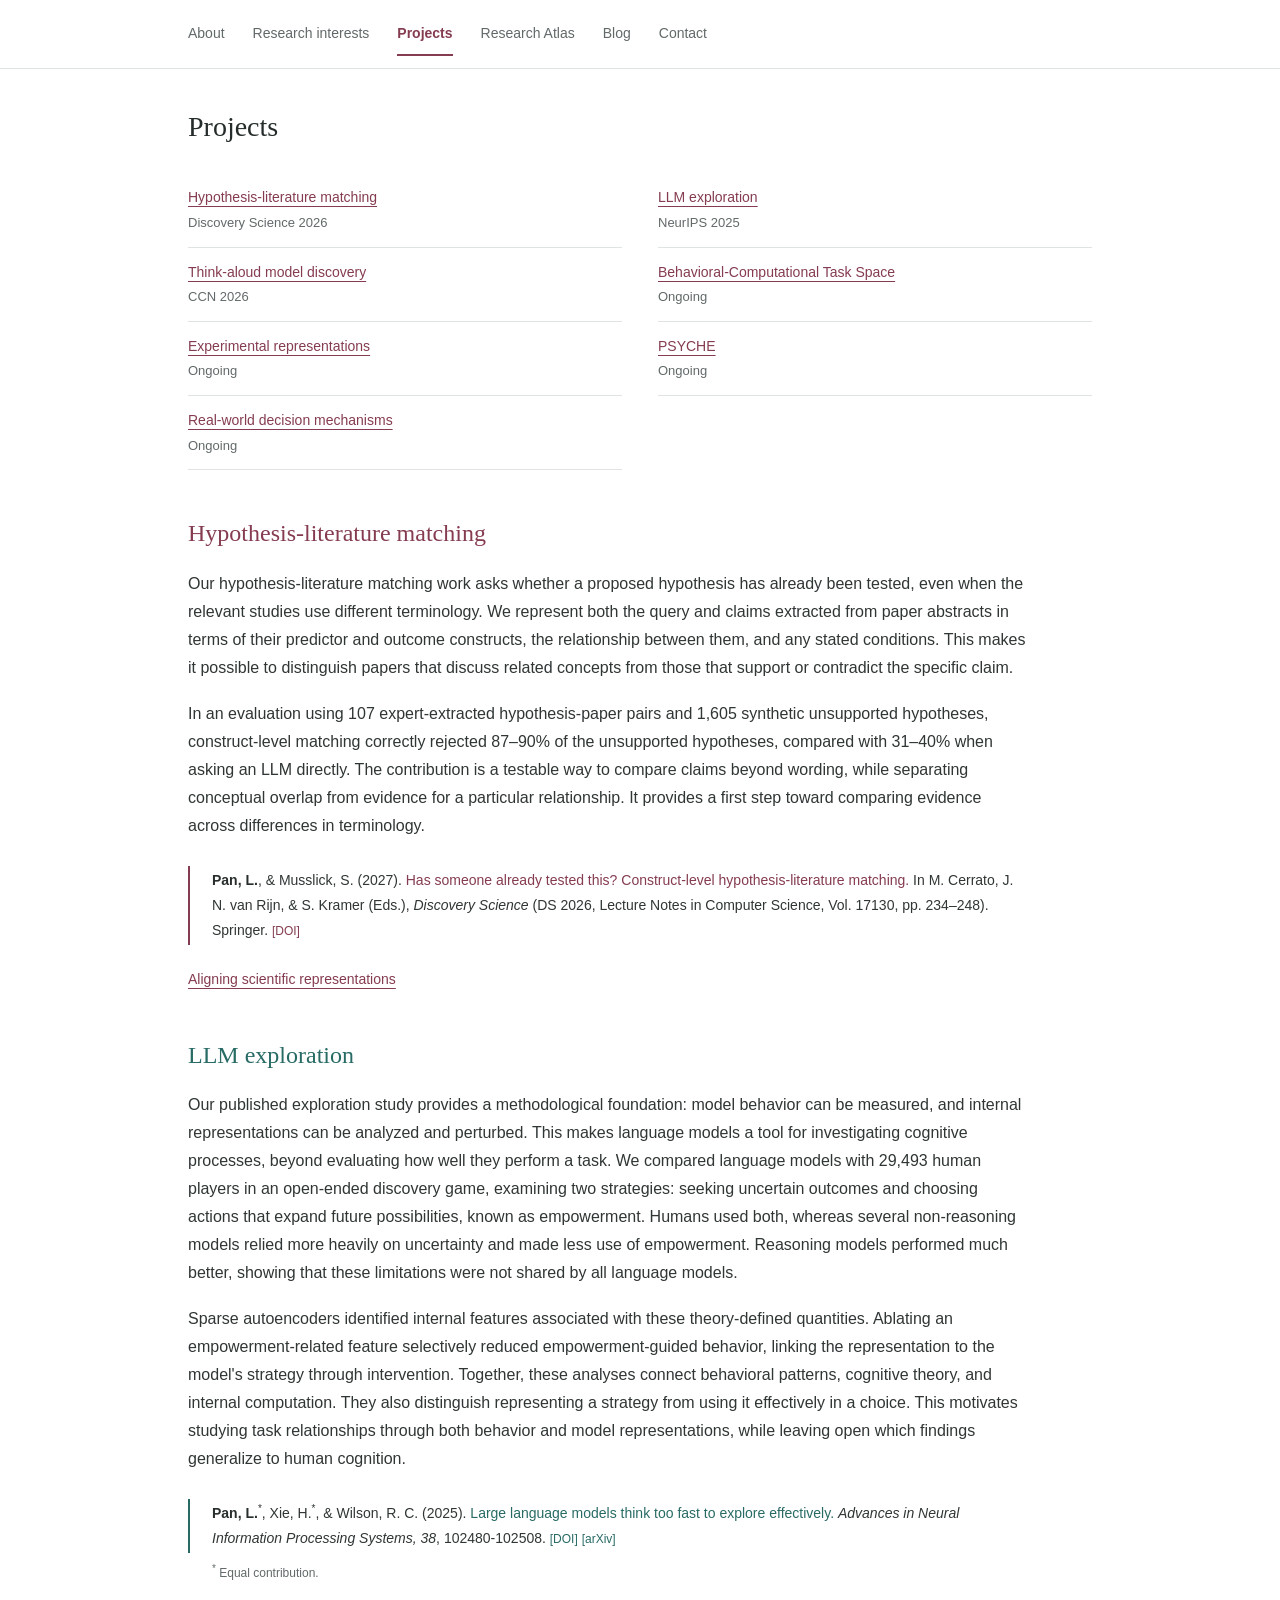
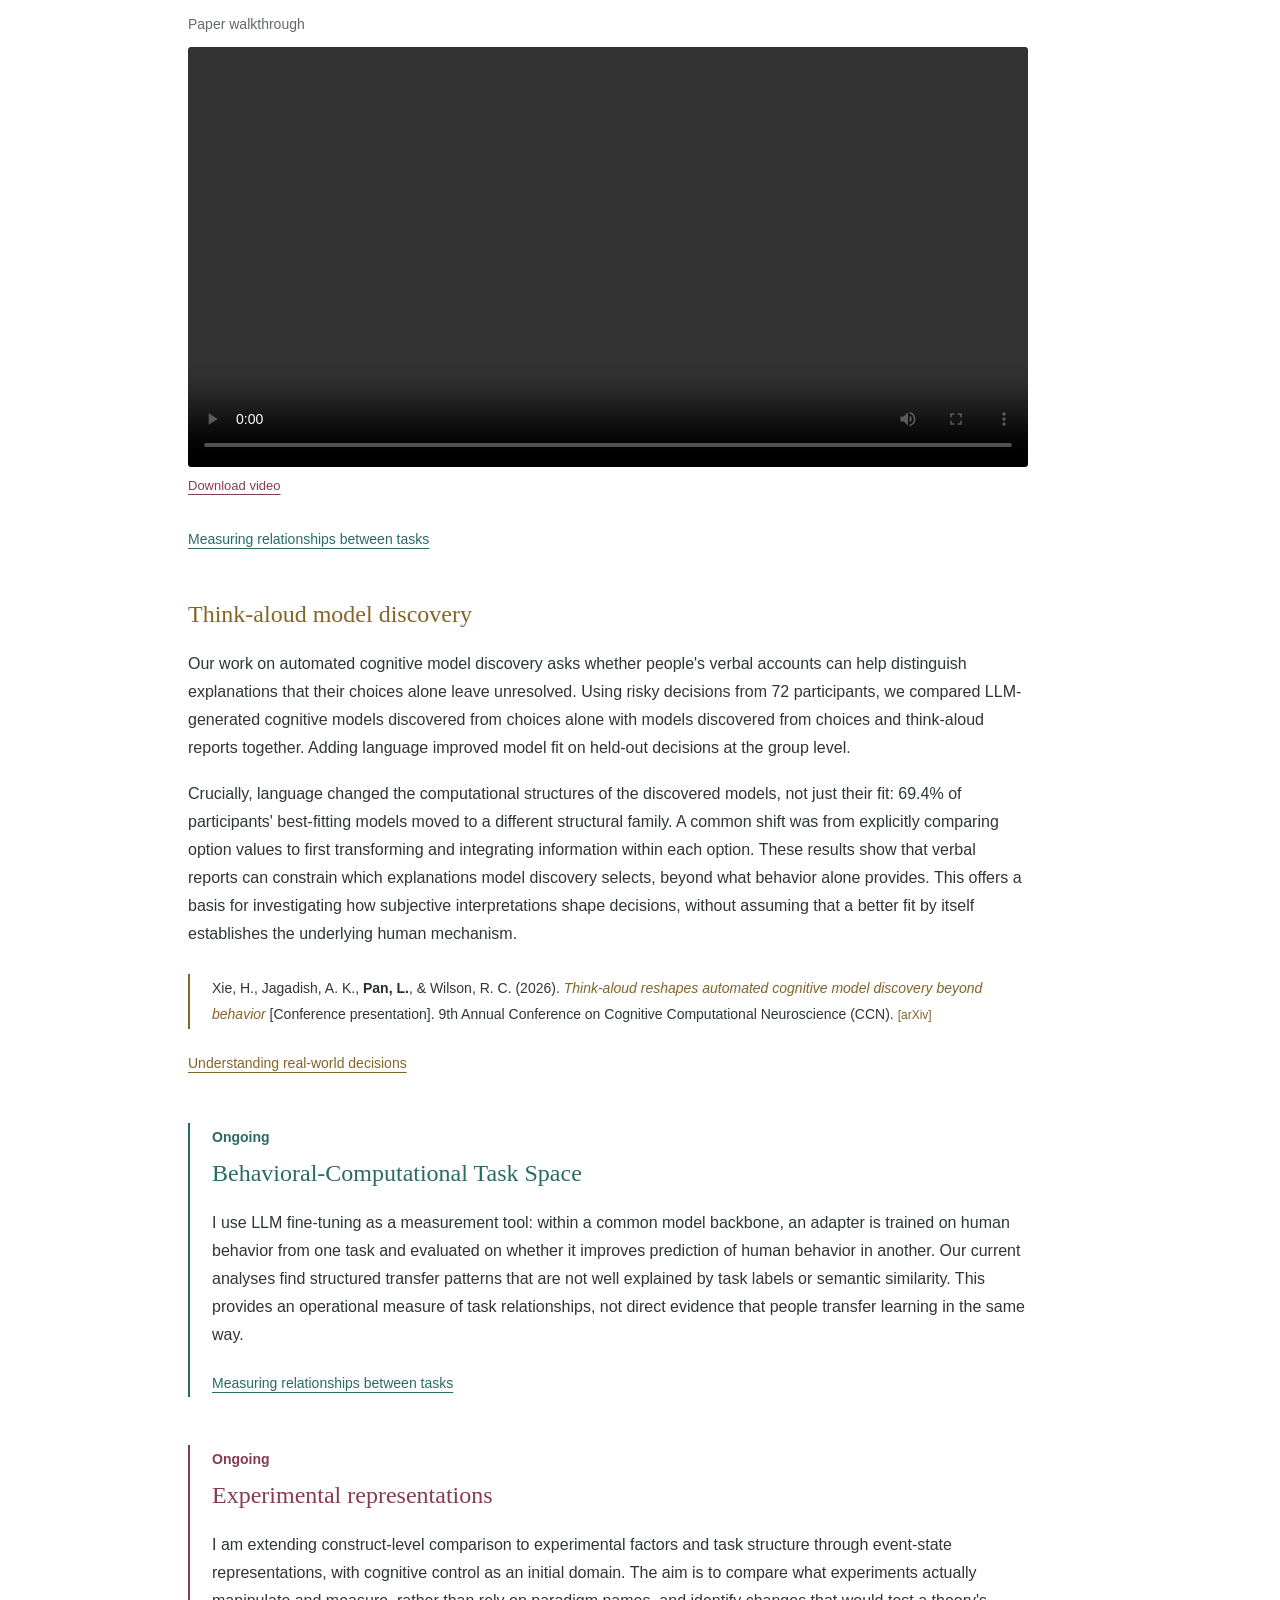
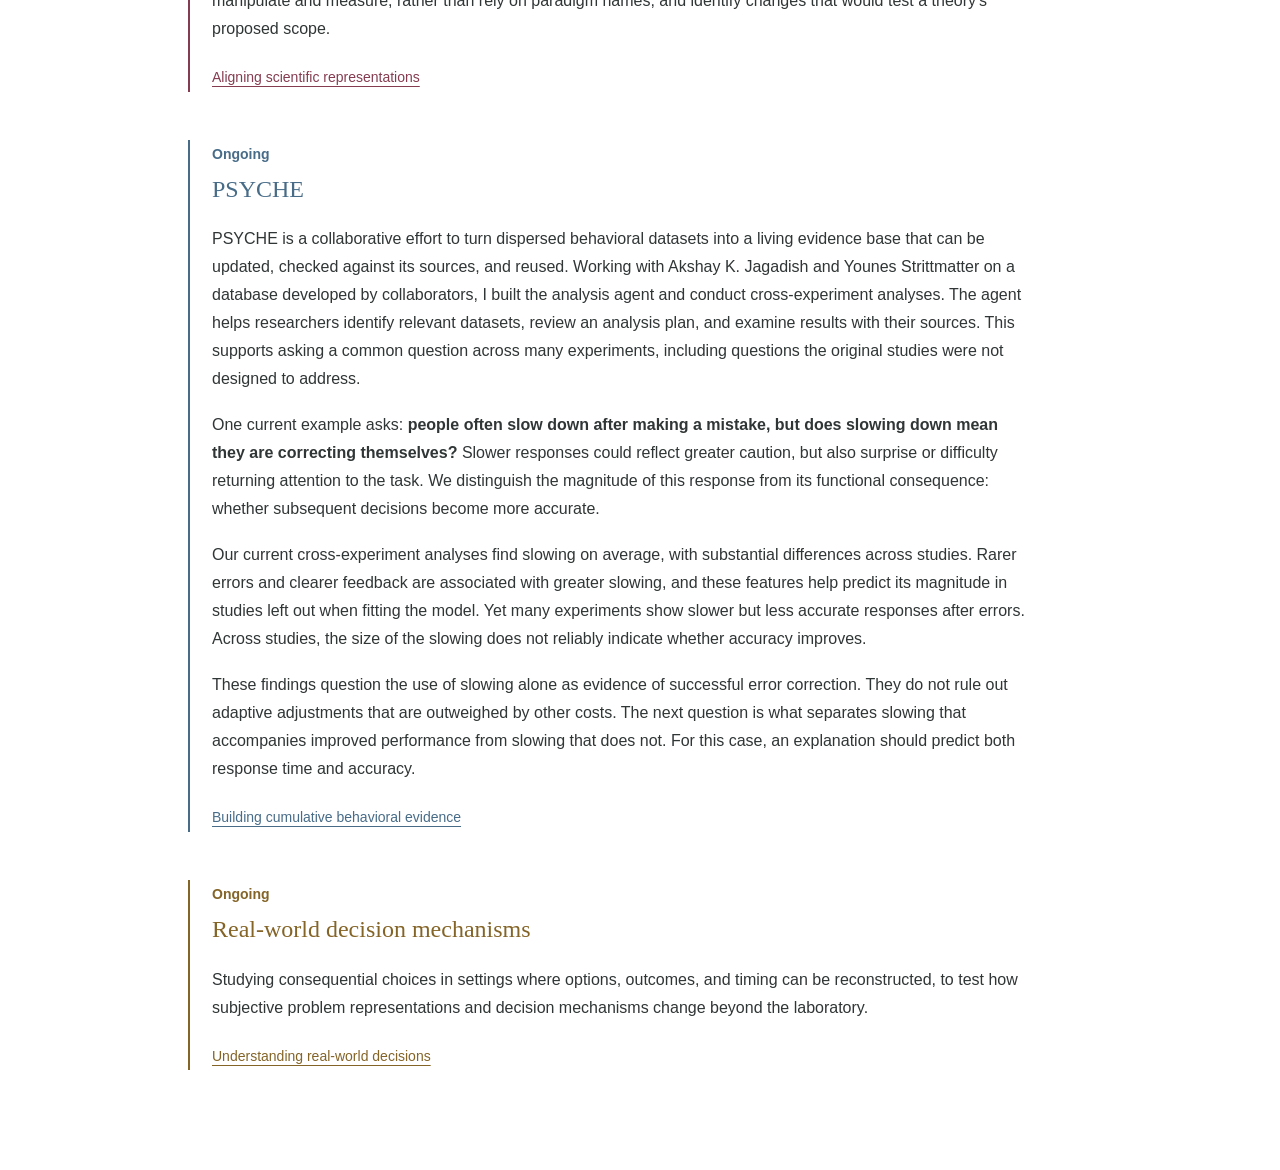
<file: projects.html>
<!doctype html>
<html lang="en">
  <head>
    <meta charset="utf-8" />
    <meta name="viewport" content="width=device-width, initial-scale=1" />
    <meta name="description" content="Published and ongoing work by Lan Pan on cognitive representations, behavioral transfer, cumulative evidence, and decision making." />
    <title>Projects | Lan Pan</title>
    <link rel="stylesheet" href="styles.css?v=exploration-video-1" />
  </head>
  <body>
    <div class="reading-progress" aria-hidden="true"></div>
    <a class="skip-link" href="#main">Skip to content</a>
    <header class="site-header">
      <nav class="site-nav" aria-label="Primary">
        <ul>
          <li><a href="index.html">About</a></li>
          <li><a href="research.html">Research interests</a></li>
          <li><a href="projects.html" aria-current="page">Projects</a></li>
          <li><a href="research-atlas.html">Research Atlas</a></li>
          <li><a href="blog.html">Blog</a></li>
          <li><a href="contact.html">Contact</a></li>
        </ul>
      </nav>
    </header>

    <main id="main" class="page-content">
      <h1 class="page-title">Projects</h1>
      <nav aria-label="Project index">
        <ul class="project-index">
          <li><a href="#hypothesis-matching">Hypothesis-literature matching</a><span>Discovery Science 2026</span></li>
          <li><a href="#exploration">LLM exploration</a><span>NeurIPS 2025</span></li>
          <li><a href="#think-aloud">Think-aloud model discovery</a><span>CCN 2026</span></li>
          <li><a href="#task-space">Behavioral-Computational Task Space</a><span>Ongoing</span></li>
          <li><a href="#experimental-representations">Experimental representations</a><span>Ongoing</span></li>
          <li><a href="#psyche">PSYCHE</a><span>Ongoing</span></li>
          <li><a href="#real-world-decisions">Real-world decision mechanisms</a><span>Ongoing</span></li>
        </ul>
      </nav>

      <article id="hypothesis-matching" class="project-entry" aria-labelledby="hypothesis-title">
        <h2 id="hypothesis-title">Hypothesis-literature matching</h2>
        <p>
          Our hypothesis-literature matching work asks whether a proposed
          hypothesis has already been tested, even when the relevant studies
          use different terminology. We represent both the query and claims
          extracted from paper abstracts in terms of their predictor and
          outcome constructs, the relationship between them, and any stated
          conditions. This makes it possible to distinguish papers that
          discuss related concepts from those that support or contradict the
          specific claim.
        </p>
        <p>
          In an evaluation using 107 expert-extracted hypothesis-paper pairs
          and 1,605 synthetic unsupported hypotheses, construct-level matching
          correctly rejected 87&ndash;90% of the unsupported hypotheses,
          compared with 31&ndash;40% when asking an LLM directly. The
          contribution is a testable way to compare claims beyond wording,
          while separating conceptual overlap from evidence for a particular
          relationship. It provides a first step toward comparing evidence
          across differences in terminology.
        </p>
        <p class="citation">
          <strong>Pan, L.</strong>, &amp; Musslick, S. (2027).
          <a href="https://link.springer.com/chapter/10.1007/978-3-032-41086-3_16">Has someone already tested this? Construct-level hypothesis-literature matching.</a>
          In M. Cerrato, J. N. van Rijn, &amp; S. Kramer (Eds.),
          <em>Discovery Science</em> (DS 2026, Lecture Notes in Computer Science,
          Vol. 17130, pp. 234&ndash;248). Springer.
          <a class="paper-link" href="https://doi.org/10.1007/978-3-032-41086-3_16">[DOI]</a>
        </p>
        <p class="interest-link"><a href="research.html#representations">Aligning scientific representations</a></p>
      </article>

      <article id="exploration" class="project-entry" aria-labelledby="exploration-title">
        <h2 id="exploration-title">LLM exploration</h2>
        <p>
          Our published exploration study provides a methodological
          foundation: model behavior can be measured, and internal
          representations can be analyzed and perturbed. This makes language
          models a tool for investigating cognitive processes, beyond
          evaluating how well they perform a task. We compared language
          models with 29,493 human players in an open-ended discovery game,
          examining two strategies: seeking uncertain outcomes and choosing
          actions that expand future possibilities, known as empowerment.
          Humans used both, whereas several non-reasoning models relied more
          heavily on uncertainty and made less use of empowerment. Reasoning
          models performed much better, showing that these limitations were
          not shared by all language models.
        </p>
        <p>
          Sparse autoencoders identified internal features associated with
          these theory-defined quantities. Ablating an empowerment-related
          feature selectively reduced empowerment-guided behavior, linking
          the representation to the model's strategy through intervention.
          Together, these analyses connect behavioral patterns, cognitive
          theory, and internal computation. They also distinguish representing
          a strategy from using it effectively in a choice. This motivates
          studying task relationships through both behavior and model
          representations, while leaving open which findings generalize to
          human cognition.
        </p>
        <p class="citation">
          <strong>Pan, L.</strong><sup>*</sup>, Xie, H.<sup>*</sup>, &amp; Wilson, R. C. (2025).
          <a href="https://proceedings.neurips.cc/paper_files/paper/2025/file/945c4b5d6daf5294befbc5b7c275c300-Paper-Conference.pdf">Large language models think too fast to explore effectively.</a>
          <em>Advances in Neural Information Processing Systems, 38</em>, 102480-102508.
          <a class="paper-link" href="https://doi.org/10.52202/085713-3428">[DOI]</a>
          <a class="paper-link" href="https://arxiv.org/abs/2501.18009">[arXiv]</a>
        </p>
        <p class="citation-note"><sup>*</sup> Equal contribution.</p>
        <figure class="project-video">
          <figcaption>Paper walkthrough</figcaption>
          <video controls playsinline preload="metadata" aria-label="Large language models think too fast to explore effectively: paper walkthrough">
            <source src="assets/f9cb49fbca2949a63e332ae152b57ada_raw.mp4" type="video/mp4" />
            <a href="assets/f9cb49fbca2949a63e332ae152b57ada_raw.mp4">Download the video</a>
          </video>
          <a class="video-download" href="assets/f9cb49fbca2949a63e332ae152b57ada_raw.mp4" download>Download video</a>
        </figure>
        <p class="interest-link"><a href="research.html#task-relations">Measuring relationships between tasks</a></p>
      </article>

      <article id="think-aloud" class="project-entry" aria-labelledby="think-aloud-title">
        <h2 id="think-aloud-title">Think-aloud model discovery</h2>
        <p>
          Our work on automated cognitive model discovery asks whether
          people's verbal accounts can help distinguish explanations that
          their choices alone leave unresolved. Using risky decisions from
          72 participants, we compared LLM-generated cognitive models
          discovered from choices alone with models discovered from choices
          and think-aloud reports together. Adding language improved model
          fit on held-out decisions at the group level.
        </p>
        <p>
          Crucially, language changed the computational structures of the
          discovered models, not just their fit: 69.4% of participants'
          best-fitting models moved to a different structural family. A
          common shift was from explicitly comparing option values to first
          transforming and integrating information within each option.
          These results show that verbal reports can constrain which
          explanations model discovery selects, beyond what behavior alone
          provides. This offers a basis for investigating how subjective
          interpretations shape decisions, without assuming that a better
          fit by itself establishes the underlying human mechanism.
        </p>
        <p class="citation">
          Xie, H., Jagadish, A. K., <strong>Pan, L.</strong>, &amp; Wilson, R. C. (2026).
          <a href="https://openreview.net/pdf?id=sARYvBPnx5"><em>Think-aloud reshapes automated cognitive model discovery beyond behavior</em></a>
          [Conference presentation]. 9th Annual Conference on Cognitive
          Computational Neuroscience (CCN).
          <a class="paper-link" href="https://arxiv.org/abs/2605.05091">[arXiv]</a>
        </p>
        <p class="interest-link"><a href="research.html#real-world">Understanding real-world decisions</a></p>
      </article>

      <article id="task-space" class="project-entry ongoing-project" aria-labelledby="task-space-title">
        <p class="project-status">Ongoing</p>
        <h2 id="task-space-title">Behavioral-Computational Task Space</h2>
        <p>
          I use LLM fine-tuning as a measurement tool: within a common model
          backbone, an adapter is trained on human behavior from one task
          and evaluated on whether it improves prediction of human behavior
          in another. Our current analyses find structured transfer patterns
          that are not well explained by task labels or semantic similarity.
          This provides an operational measure of task relationships, not
          direct evidence that people transfer learning in the same way.
        </p>
        <p class="interest-link"><a href="research.html#task-relations">Measuring relationships between tasks</a></p>
      </article>

      <article id="experimental-representations" class="project-entry ongoing-project" aria-labelledby="experimental-title">
        <p class="project-status">Ongoing</p>
        <h2 id="experimental-title">Experimental representations</h2>
        <p>
          I am extending construct-level comparison to experimental factors
          and task structure through event-state representations, with
          cognitive control as an initial domain. The aim is to compare what
          experiments actually manipulate and measure, rather than rely on
          paradigm names, and identify changes that would test a theory's
          proposed scope.
        </p>
        <p class="interest-link"><a href="research.html#representations">Aligning scientific representations</a></p>
      </article>

      <article id="psyche" class="project-entry ongoing-project" aria-labelledby="psyche-title">
        <p class="project-status">Ongoing</p>
        <h2 id="psyche-title">PSYCHE</h2>
        <p>
          PSYCHE is a collaborative effort to turn dispersed behavioral
          datasets into a living evidence base that can be updated, checked
          against its sources, and reused. Working with Akshay K. Jagadish and
          Younes Strittmatter on a database developed by collaborators, I built
          the analysis agent and conduct cross-experiment analyses. The agent
          helps researchers identify relevant datasets, review an analysis
          plan, and examine results with their sources. This supports asking
          a common question across many experiments, including questions the
          original studies were not designed to address.
        </p>
        <p>
          One current example asks: <strong>people often slow down after
          making a mistake, but does slowing down mean they are correcting
          themselves?</strong> Slower responses could reflect greater
          caution, but also surprise or difficulty returning attention to
          the task. We distinguish the magnitude of this response from its
          functional consequence: whether subsequent decisions become more
          accurate.
        </p>
        <p>
          Our current cross-experiment analyses find slowing on average,
          with substantial differences across studies. Rarer errors and
          clearer feedback are associated with greater slowing, and these
          features help predict its magnitude in studies left out when
          fitting the model. Yet many experiments show slower but less
          accurate responses after errors. Across studies, the size of the
          slowing does not reliably indicate whether accuracy improves.
        </p>
        <p>
          These findings question the use of slowing alone as evidence of
          successful error correction. They do not rule out adaptive
          adjustments that are outweighed by other costs. The next question
          is what separates slowing that accompanies improved performance
          from slowing that does not. For this case, an explanation should
          predict both response time and accuracy.
        </p>
        <p class="interest-link"><a href="research.html#effect-boundaries">Building cumulative behavioral evidence</a></p>
      </article>

      <article id="real-world-decisions" class="project-entry ongoing-project" aria-labelledby="real-world-project-title">
        <p class="project-status">Ongoing</p>
        <h2 id="real-world-project-title">Real-world decision mechanisms</h2>
        <p>
          Studying consequential choices in settings where options, outcomes,
          and timing can be reconstructed, to test how subjective problem
          representations and decision mechanisms change beyond the laboratory.
        </p>
        <p class="interest-link"><a href="research.html#real-world">Understanding real-world decisions</a></p>
      </article>
    </main>
    <script src="script.js?v=pages-1"></script>
  </body>
</html>
</file>
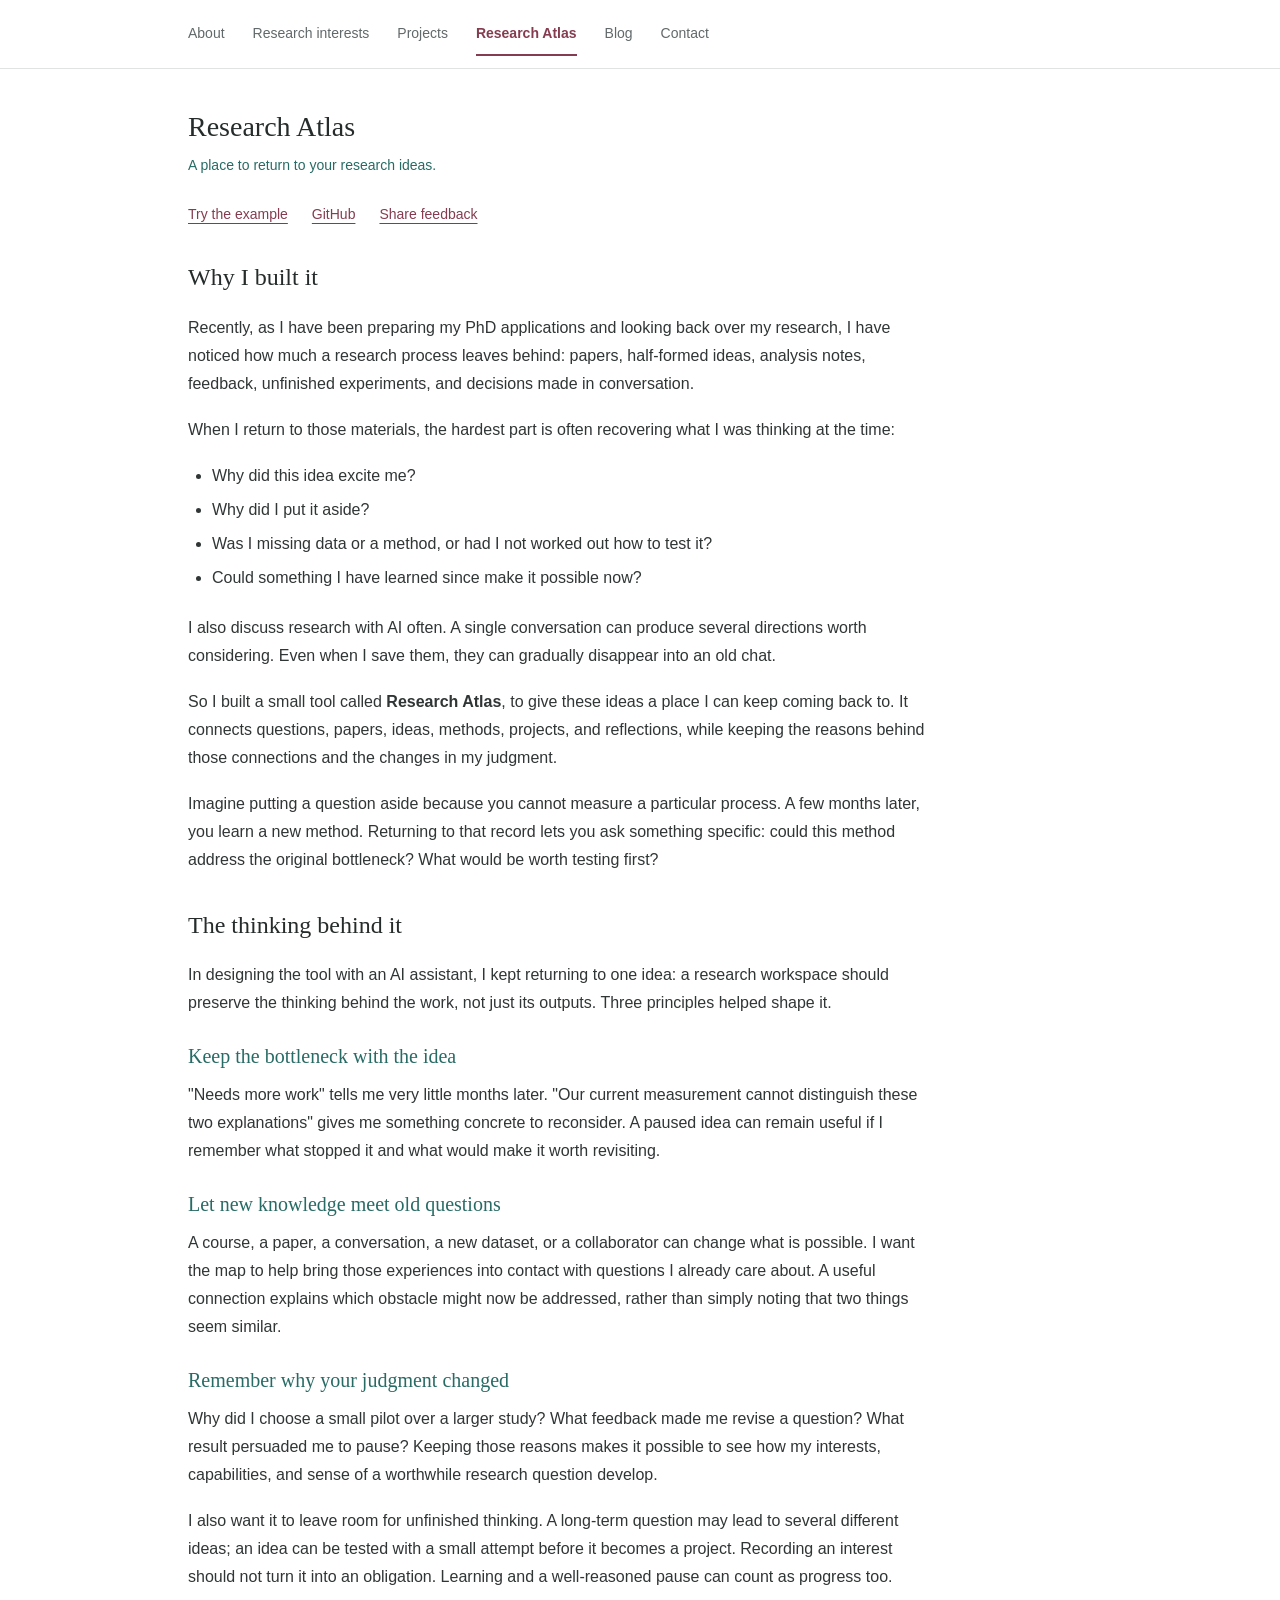
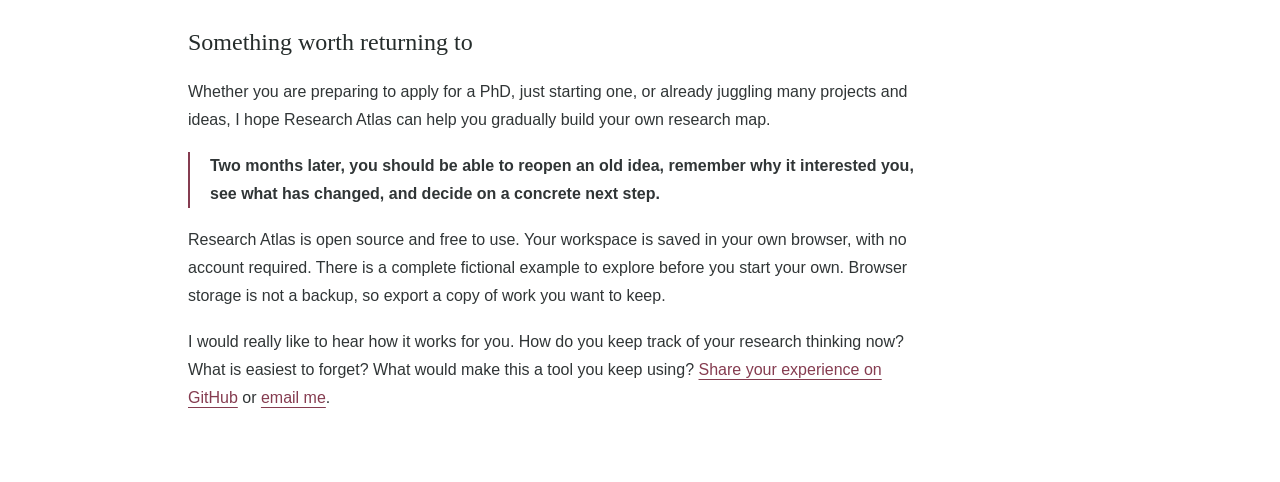
<file: research-atlas.html>
<!doctype html>
<html lang="en">
  <head>
    <meta charset="utf-8" />
    <meta name="viewport" content="width=device-width, initial-scale=1" />
    <meta name="description" content="Why I built Research Atlas: a free, open-source workspace for remembering why ideas mattered, connecting old questions with new possibilities, and keeping track of changing research judgments." />
    <title>Research Atlas | Lan Pan</title>
    <link rel="stylesheet" href="styles.css?v=atlas-page-1" />
  </head>
  <body>
    <div class="reading-progress" aria-hidden="true"></div>
    <a class="skip-link" href="#main">Skip to content</a>
    <header class="site-header">
      <nav class="site-nav" aria-label="Primary">
        <ul>
          <li><a href="index.html">About</a></li>
          <li><a href="research.html">Research interests</a></li>
          <li><a href="projects.html">Projects</a></li>
          <li><a href="research-atlas.html" aria-current="page">Research Atlas</a></li>
          <li><a href="blog.html">Blog</a></li>
          <li><a href="contact.html">Contact</a></li>
        </ul>
      </nav>
    </header>
    <main id="main" class="page-content">
      <article class="atlas-story" aria-labelledby="atlas-title">
        <header>
          <h1 id="atlas-title" class="page-title">Research Atlas</h1>
          <p class="discipline">A place to return to your research ideas.</p>
          <p class="atlas-links">
            <a href="https://louanna1208.github.io/research-atlas/">Try the example</a>
            <a href="https://github.com/Louanna1208/research-atlas">GitHub</a>
            <a href="https://github.com/Louanna1208/research-atlas/issues">Share feedback</a>
          </p>
        </header>

        <section aria-labelledby="why-atlas">
          <h2 id="why-atlas">Why I built it</h2>
          <p>
            Recently, as I have been preparing my PhD applications and looking
            back over my research, I have noticed how much a research process
            leaves behind: papers, half-formed ideas, analysis notes, feedback,
            unfinished experiments, and decisions made in conversation.
          </p>
          <p>
            When I return to those materials, the hardest part is often
            recovering what I was thinking at the time:
          </p>
          <ul class="atlas-questions">
            <li>Why did this idea excite me?</li>
            <li>Why did I put it aside?</li>
            <li>Was I missing data or a method, or had I not worked out how to test it?</li>
            <li>Could something I have learned since make it possible now?</li>
          </ul>
          <p>
            I also discuss research with AI often. A single conversation can
            produce several directions worth considering. Even when I save
            them, they can gradually disappear into an old chat.
          </p>
          <p>
            So I built a small tool called <strong>Research Atlas</strong>,
            to give these ideas a place I can keep coming back to. It connects
            questions, papers, ideas, methods, projects, and reflections, while
            keeping the reasons behind those connections and the changes in
            my judgment.
          </p>
          <p>
            Imagine putting a question aside because you cannot measure a
            particular process. A few months later, you learn a new method.
            Returning to that record lets you ask something specific: could
            this method address the original bottleneck? What would be worth
            testing first?
          </p>
        </section>

        <section aria-labelledby="atlas-design">
          <h2 id="atlas-design">The thinking behind it</h2>
          <p>
            In designing the tool with an AI assistant, I kept returning to
            one idea: a research workspace should preserve the thinking behind
            the work, not just its outputs. Three principles helped shape it.
          </p>
          <h3>Keep the bottleneck with the idea</h3>
          <p>
            "Needs more work" tells me very little months later. "Our current
            measurement cannot distinguish these two explanations" gives me
            something concrete to reconsider. A paused idea can remain useful
            if I remember what stopped it and what would make it worth revisiting.
          </p>
          <h3>Let new knowledge meet old questions</h3>
          <p>
            A course, a paper, a conversation, a new dataset, or a collaborator
            can change what is possible. I want the map to help bring those
            experiences into contact with questions I already care about.
            A useful connection explains which obstacle might now be addressed,
            rather than simply noting that two things seem similar.
          </p>
          <h3>Remember why your judgment changed</h3>
          <p>
            Why did I choose a small pilot over a larger study? What feedback
            made me revise a question? What result persuaded me to pause?
            Keeping those reasons makes it possible to see how my interests,
            capabilities, and sense of a worthwhile research question develop.
          </p>
          <p>
            I also want it to leave room for unfinished thinking. A long-term
            question may lead to several different ideas; an idea can be tested
            with a small attempt before it becomes a project. Recording an
            interest should not turn it into an obligation. Learning and a
            well-reasoned pause can count as progress too.
          </p>
        </section>

        <section aria-labelledby="atlas-return">
          <h2 id="atlas-return">Something worth returning to</h2>
          <p>
            Whether you are preparing to apply for a PhD, just starting one,
            or already juggling many projects and ideas, I hope Research Atlas
            can help you gradually build your own research map.
          </p>
          <p class="atlas-takeaway">
            Two months later, you should be able to reopen an old idea,
            remember why it interested you, see what has changed, and decide
            on a concrete next step.
          </p>
          <p>
            Research Atlas is open source and free to use. Your workspace is
            saved in your own browser, with no account required. There is a
            complete fictional example to explore before you start your own.
            Browser storage is not a backup, so export a copy of work you want
            to keep.
          </p>
          <p>
            I would really like to hear how it works for you. How do you keep
            track of your research thinking now? What is easiest to forget?
            What would make this a tool you keep using?
            <a href="https://github.com/Louanna1208/research-atlas/issues">Share your experience on GitHub</a>
            or <a href="mailto:louannapan@gmail.com">email me</a>.
          </p>
        </section>
      </article>
    </main>
    <script src="script.js?v=atlas-page-1"></script>
  </body>
</html>
</file>
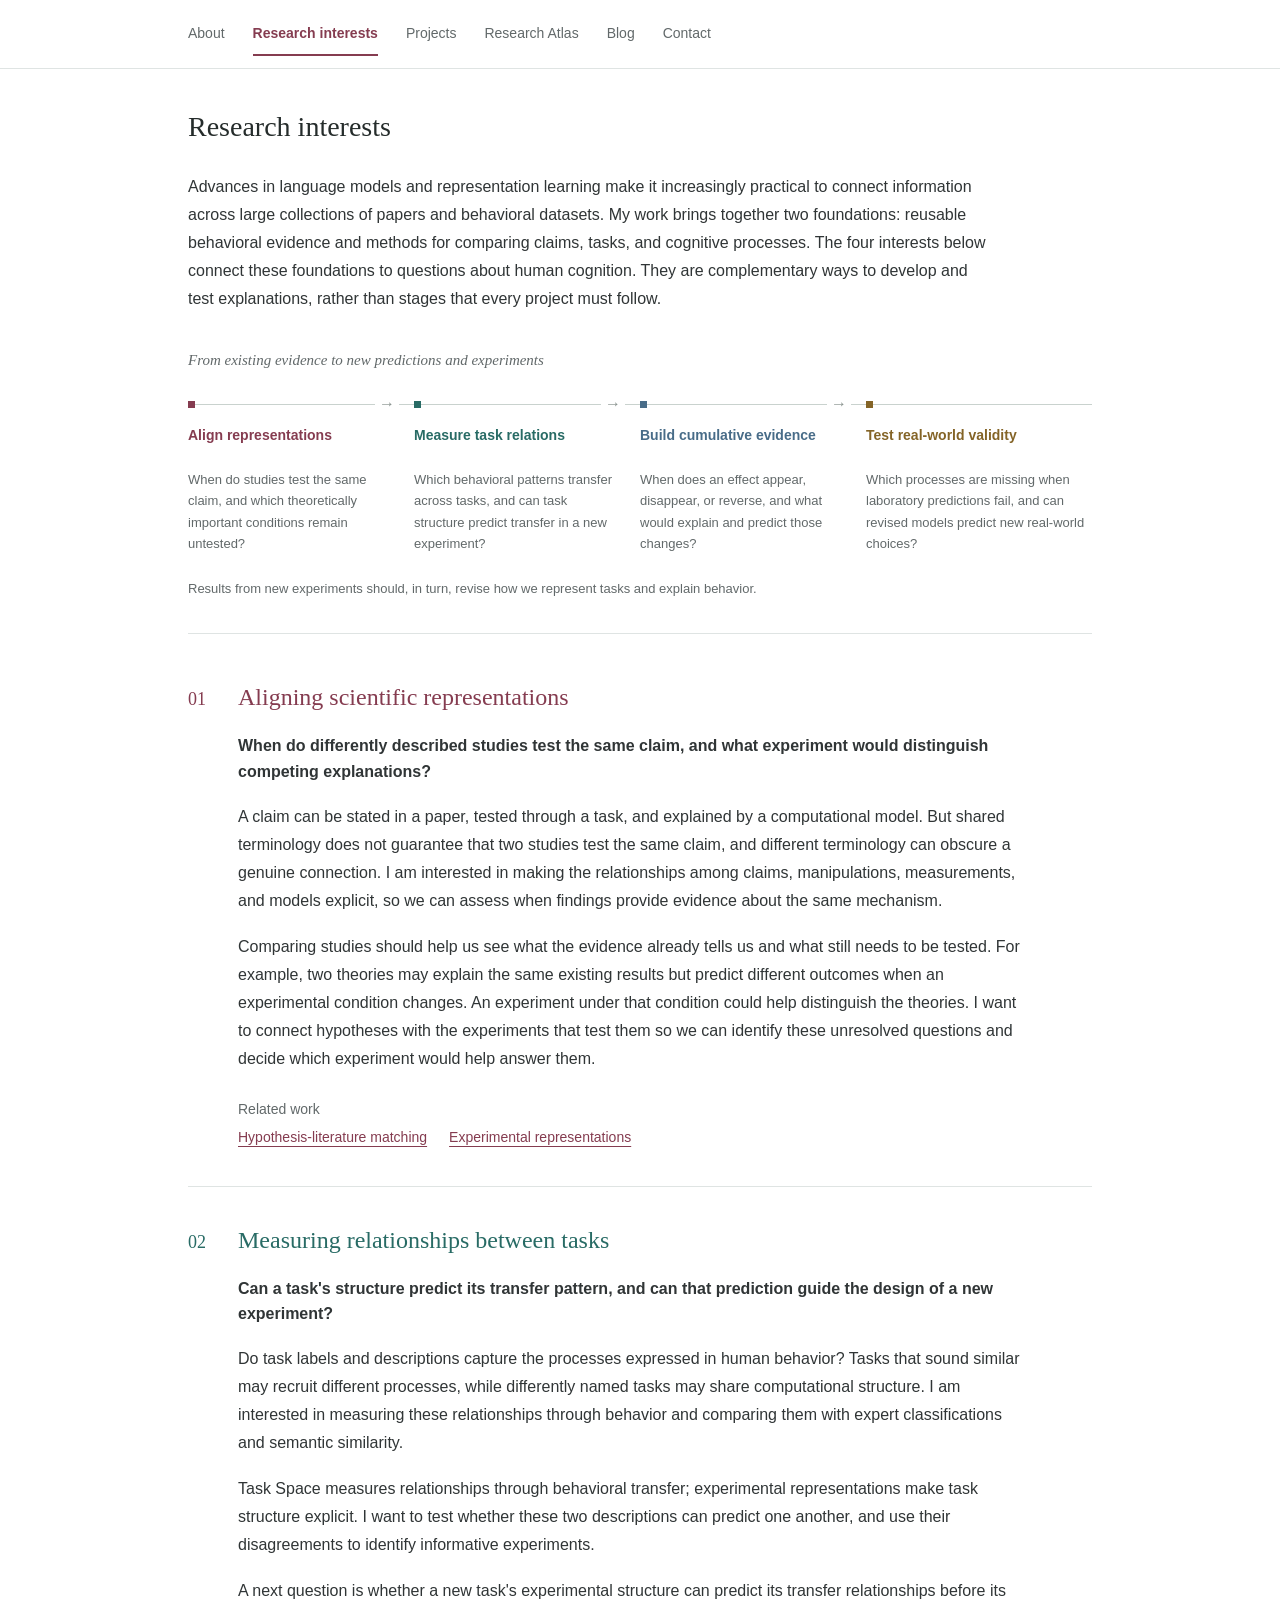
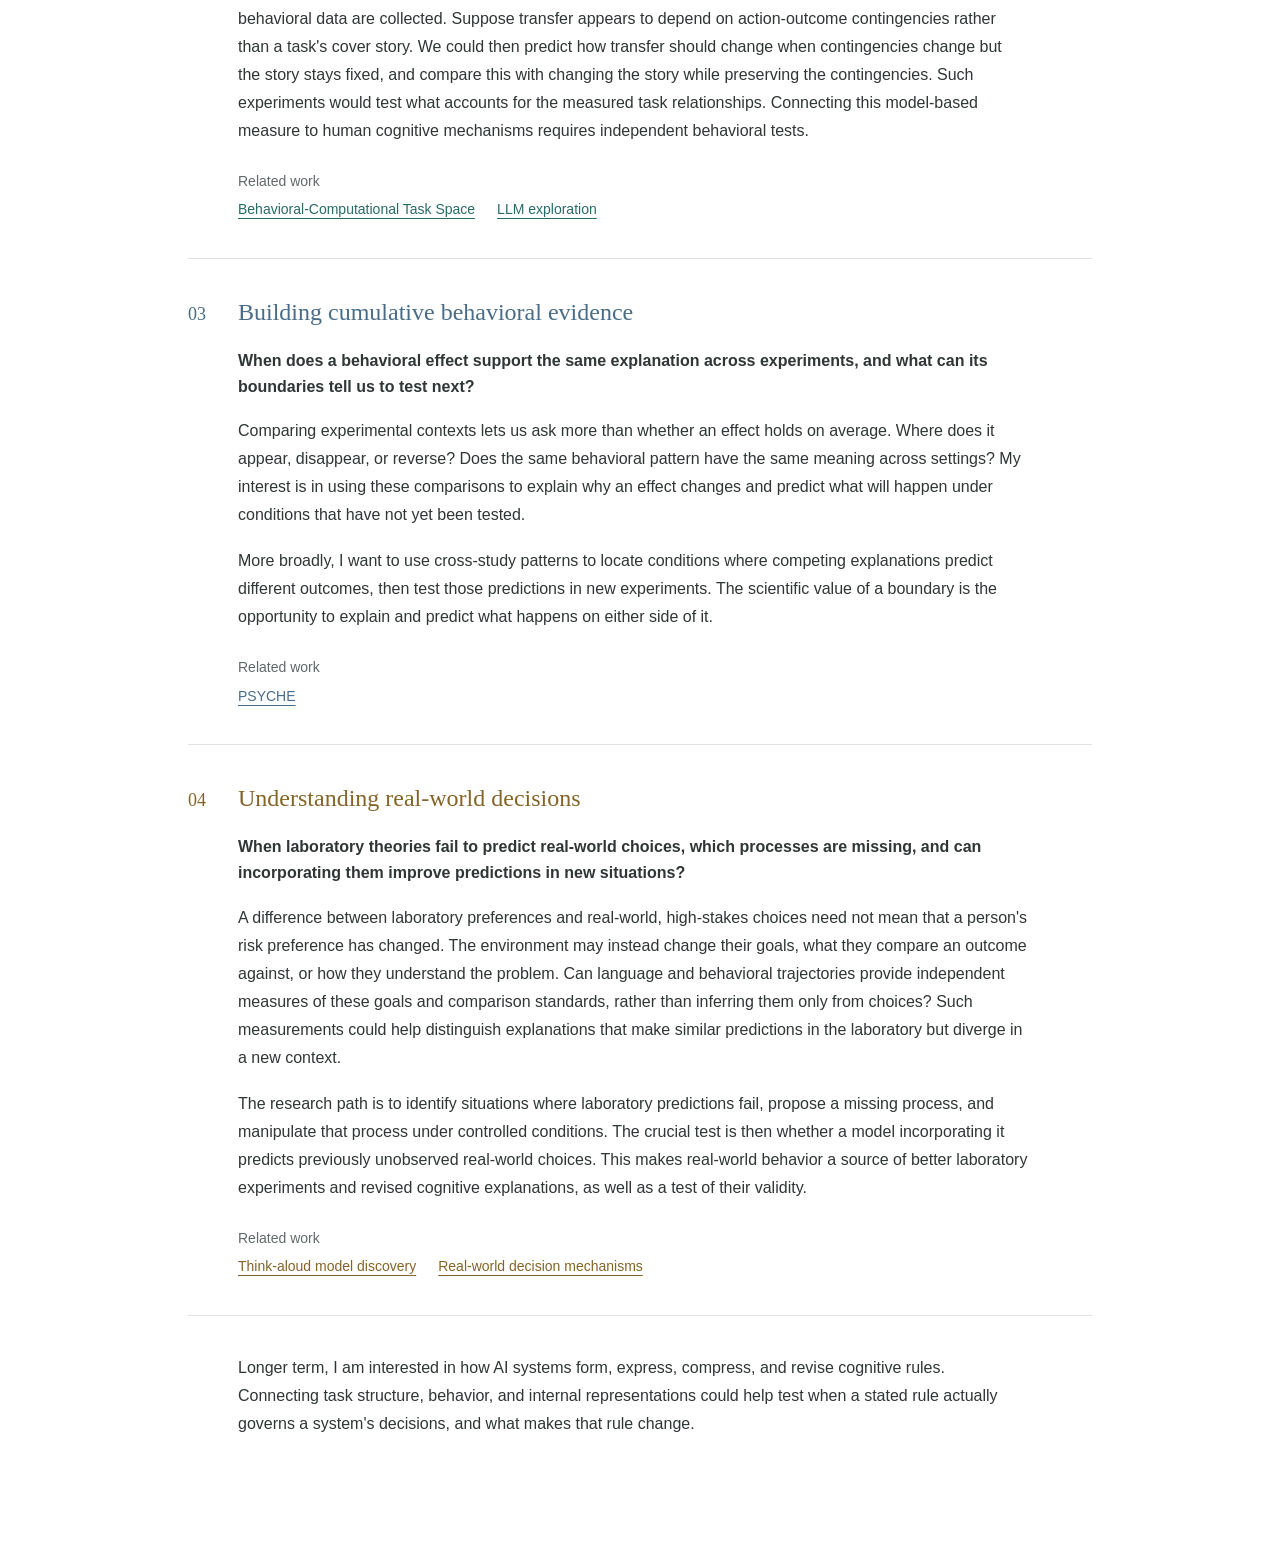
<file: research.html>
<!doctype html>
<html lang="en">
  <head>
    <meta charset="utf-8" />
    <meta name="viewport" content="width=device-width, initial-scale=1" />
    <meta name="description" content="Lan Pan's research interests: aligning scientific representations, measuring task relationships, building cumulative evidence, and understanding real-world decisions." />
    <title>Research interests | Lan Pan</title>
    <link rel="stylesheet" href="styles.css?v=pages-1" />
  </head>
  <body>
    <div class="reading-progress" aria-hidden="true"></div>
    <a class="skip-link" href="#main">Skip to content</a>
    <header class="site-header">
      <nav class="site-nav" aria-label="Primary">
        <ul>
          <li><a href="index.html">About</a></li>
          <li><a href="research.html" aria-current="page">Research interests</a></li>
          <li><a href="projects.html">Projects</a></li>
          <li><a href="research-atlas.html">Research Atlas</a></li>
          <li><a href="blog.html">Blog</a></li>
          <li><a href="contact.html">Contact</a></li>
        </ul>
      </nav>
    </header>

    <main id="main" class="page-content">
      <section id="research" aria-labelledby="research-title">
        <h1 id="research-title" class="page-title">Research interests</h1>
        <p class="research-intro">
          Advances in language models and representation learning make it
          increasingly practical to connect information across large
          collections of papers and behavioral datasets. My work brings
          together two foundations: reusable behavioral evidence and methods
          for comparing claims, tasks, and cognitive processes. The four
          interests below connect these foundations to questions about human
          cognition. They are complementary ways to develop and test
          explanations, rather than stages that every project must follow.
        </p>

        <figure class="research-framework" aria-labelledby="framework-caption">
          <figcaption id="framework-caption">From existing evidence to new predictions and experiments</figcaption>
          <ol class="framework-path">
            <li>
              <a href="#representations">
                <strong>Align representations</strong>
                <span>When do studies test the same claim, and which theoretically important conditions remain untested?</span>
              </a>
            </li>
            <li>
              <a href="#task-relations">
                <strong>Measure task relations</strong>
                <span>Which behavioral patterns transfer across tasks, and can task structure predict transfer in a new experiment?</span>
              </a>
            </li>
            <li>
              <a href="#effect-boundaries">
                <strong>Build cumulative evidence</strong>
                <span>When does an effect appear, disappear, or reverse, and what would explain and predict those changes?</span>
              </a>
            </li>
            <li>
              <a href="#real-world">
                <strong>Test real-world validity</strong>
                <span>Which processes are missing when laboratory predictions fail, and can revised models predict new real-world choices?</span>
              </a>
            </li>
          </ol>
          <p class="framework-feedback">
            Results from new experiments should, in turn, revise how we
            represent tasks and explain behavior.
          </p>
        </figure>

        <article id="representations" class="research-topic" aria-labelledby="representations-title">
          <h2 id="representations-title">Aligning scientific representations</h2>
          <p class="research-question">
            When do differently described studies test the same claim, and
            what experiment would distinguish competing explanations?
          </p>
          <p>
            A claim can be stated in a paper, tested through a task, and
            explained by a computational model. But shared terminology does
            not guarantee that two studies test the same claim, and different
            terminology can obscure a genuine connection. I am interested in
            making the relationships among claims, manipulations, measurements,
            and models explicit, so we can assess when findings provide
            evidence about the same mechanism.
          </p>
          <p>
            Comparing studies should help us see what the evidence already
            tells us and what still needs to be tested. For example, two
            theories may explain the same existing results but predict different
            outcomes when an experimental condition changes. An experiment
            under that condition could help distinguish the theories. I want
            to connect hypotheses with the experiments that test them so we
            can identify these unresolved questions and decide which experiment
            would help answer them.
          </p>
          <div class="related-work" aria-label="Related projects">
            <span>Related work</span>
            <a href="projects.html#hypothesis-matching">Hypothesis-literature matching</a>
            <a href="projects.html#experimental-representations">Experimental representations</a>
          </div>
        </article>

        <article id="task-relations" class="research-topic" aria-labelledby="tasks-title">
          <h2 id="tasks-title">Measuring relationships between tasks</h2>
          <p class="research-question">
            Can a task's structure predict its transfer pattern, and can that
            prediction guide the design of a new experiment?
          </p>
          <p>
            Do task labels and descriptions capture the processes expressed in
            human behavior? Tasks that sound similar may recruit different
            processes, while differently named tasks may share computational
            structure. I am interested in measuring these relationships through
            behavior and comparing them with expert classifications and
            semantic similarity.
          </p>
          <p>
            Task Space measures relationships through behavioral transfer;
            experimental representations make task structure explicit. I want
            to test whether these two descriptions can predict one another,
            and use their disagreements to identify informative experiments.
          </p>
          <p>
            A next question is whether a new task's experimental structure can
            predict its transfer relationships before its behavioral data are
            collected. Suppose transfer appears to depend on action-outcome
            contingencies rather than a task's cover story. We could then
            predict how transfer should change when contingencies change but
            the story stays fixed, and compare this with changing the story
            while preserving the contingencies. Such experiments would test
            what accounts for the measured task relationships. Connecting this
            model-based measure to human cognitive mechanisms requires
            independent behavioral tests.
          </p>
          <div class="related-work" aria-label="Related projects">
            <span>Related work</span>
            <a href="projects.html#task-space">Behavioral-Computational Task Space</a>
            <a href="projects.html#exploration">LLM exploration</a>
          </div>
        </article>

        <article id="effect-boundaries" class="research-topic" aria-labelledby="effects-title">
          <h2 id="effects-title">Building cumulative behavioral evidence</h2>
          <p class="research-question">
            When does a behavioral effect support the same explanation across
            experiments, and what can its boundaries tell us to test next?
          </p>
          <p>
            Comparing experimental contexts lets us ask more than whether an
            effect holds on average. Where does it appear, disappear, or
            reverse? Does the same behavioral pattern have the same meaning
            across settings? My interest is in using these comparisons to
            explain why an effect changes and predict what will happen under
            conditions that have not yet been tested.
          </p>
          <p>
            More broadly, I want to use cross-study patterns to locate
            conditions where competing explanations predict different
            outcomes, then test those predictions in new experiments.
            The scientific value of a boundary is the opportunity to explain
            and predict what happens on either side of it.
          </p>
          <div class="related-work" aria-label="Related projects">
            <span>Related work</span>
            <a href="projects.html#psyche">PSYCHE</a>
          </div>
        </article>

        <article id="real-world" class="research-topic" aria-labelledby="decisions-title">
          <h2 id="decisions-title">Understanding real-world decisions</h2>
          <p class="research-question">
            When laboratory theories fail to predict real-world choices, which
            processes are missing, and can incorporating them improve
            predictions in new situations?
          </p>
          <p>
            A difference between laboratory preferences and real-world,
            high-stakes choices need not mean that a person's risk preference
            has changed. The environment may instead change their goals, what
            they compare an outcome against, or how they understand the problem.
            Can language and behavioral trajectories provide independent
            measures of these goals and comparison standards, rather than
            inferring them only from choices? Such measurements could help
            distinguish explanations that make similar predictions in the
            laboratory but diverge in a new context.
          </p>
          <p>
            The research path is to identify situations where laboratory
            predictions fail, propose a missing process, and manipulate that
            process under controlled conditions. The crucial test is then
            whether a model incorporating it predicts previously unobserved
            real-world choices. This makes real-world behavior a source of
            better laboratory experiments and revised cognitive explanations,
            as well as a test of their validity.
          </p>
          <div class="related-work" aria-label="Related projects">
            <span>Related work</span>
            <a href="projects.html#think-aloud">Think-aloud model discovery</a>
            <a href="projects.html#real-world-decisions">Real-world decision mechanisms</a>
          </div>
        </article>
        <p class="research-outlook">
          Longer term, I am interested in how AI systems form, express,
          compress, and revise cognitive rules. Connecting task structure,
          behavior, and internal representations could help test when a stated
          rule actually governs a system's decisions, and what makes that rule
          change.
        </p>
      </section>
    </main>
    <script src="script.js?v=pages-1"></script>
  </body>
</html>
</file>
<file: styles.css>
:root {
  color-scheme: light;
  --ink: #303536;
  --muted: #62696a;
  --link: #853c50;
  --line: #dfe4e3;
  --rose: #853c50;
  --teal: #286b65;
  --blue: #486c88;
  --ochre: #846427;
  --serif: Georgia, "Times New Roman", serif;
}

* { box-sizing: border-box; }
html { scroll-padding-top: 104px; }
body {
  margin: 0;
  background: #fff;
  color: var(--ink);
  font-family: "Segoe UI", Arial, sans-serif;
  font-size: 16px;
  line-height: 1.75;
  letter-spacing: 0;
}
a { color: var(--link); text-underline-offset: 4px; text-decoration-thickness: 1px; }
a:hover { color: #542330; }
a:focus-visible { outline: 2px solid var(--teal); outline-offset: 5px; }
::selection { background: #e6eeeb; color: #203935; }
.skip-link { position: absolute; left: 16px; top: -80px; z-index: 10; background: #fff; padding: 8px; }
.skip-link:focus { top: 8px; }

.reading-progress { position: fixed; inset: 0 auto auto 0; width: 100%; height: 2px; background: var(--rose); transform: scaleX(0); transform-origin: left; z-index: 5; }
.site-header { position: sticky; top: 0; z-index: 4; background: #fff; border-bottom: 1px solid var(--line); }
.site-nav { max-width: 996px; margin: 0 auto; padding: 12px 46px; }
.site-nav ul { display: flex; flex-wrap: wrap; gap: 0 28px; list-style: none; margin: 0; padding: 0; }
.site-nav a { display: flex; align-items: center; min-height: 44px; padding: 8px 0; border-bottom: 2px solid transparent; color: var(--muted); font-size: 14px; text-decoration: none; }
.site-nav a:hover { color: var(--link); }
.site-nav a[aria-current="page"] { border-bottom-color: var(--rose); color: var(--rose); font-weight: 600; }
main { max-width: 996px; margin: 0 auto; padding: 0 46px; }
.page-content { padding-top: 40px; padding-bottom: 52px; }
.page-title { margin-bottom: 28px; font-size: 28px; }

.profile {
  display: grid;
  grid-template-columns: minmax(0, 1fr) 182px;
  gap: 64px;
  align-items: start;
  padding: 58px 0 50px;
}
h1, h2, h3 { color: #252c2b; font-family: var(--serif); font-weight: 400; line-height: 1.3; }
h1 { margin: 0 0 8px; font-size: 36px; }
h2 { margin: 0 0 20px; font-size: 28px; }
h3 { margin: 0 0 20px; font-size: 24px; }
p { margin: 0 0 18px; }
.discipline { color: var(--teal); margin-bottom: 24px; font-size: 14px; }
.portrait { position: relative; margin: 8px 0 0; padding: 0 8px 8px 0; }
.portrait::after { content: ""; position: absolute; inset: 10px 0 0 10px; border-right: 1px solid #c6a9b0; border-bottom: 1px solid #c6a9b0; pointer-events: none; }
.profile-photo { display: block; width: 174px; height: 212px; object-fit: cover; object-position: 50% 42%; border-radius: 2px; }
.profile-links { display: flex; flex-wrap: wrap; gap: 6px 20px; font-size: 14px; margin-top: 26px; }
.profile-links a { text-decoration-color: #c3a4ac; }
.profile-links a:hover { text-decoration-color: var(--rose); }

#research { counter-reset: topic; }
.research-intro { max-width: 800px; margin-bottom: 34px; }
.research-framework { margin: 0 0 48px; padding: 0 0 32px; border-bottom: 1px solid var(--line); }
.research-framework figcaption { margin-bottom: 30px; color: var(--muted); font-family: var(--serif); font-size: 15px; font-style: italic; }
.framework-path { display: grid; grid-template-columns: repeat(4, minmax(0, 1fr)); gap: 0; list-style: none; margin: 0; padding: 0; }
.framework-path li { position: relative; min-width: 0; border-top: 1px solid #c9d2ce; padding: 20px 25px 0 0; --topic-color: var(--rose); }
.framework-path li:nth-child(2) { --topic-color: var(--teal); }
.framework-path li:nth-child(3) { --topic-color: var(--blue); }
.framework-path li:nth-child(4) { --topic-color: var(--ochre); padding-right: 0; }
.framework-path li::before { content: ""; position: absolute; top: -4px; left: 0; width: 7px; height: 7px; background: var(--topic-color); }
.framework-path li:not(:last-child)::after { content: "\2192"; position: absolute; top: -15px; right: 15px; padding: 0 4px; color: #8a9490; background: #fff; }
.framework-path a { display: block; text-decoration: none; color: var(--topic-color); }
.framework-path a:hover strong { text-decoration: underline; text-underline-offset: 4px; }
.framework-path strong { display: block; min-height: 44px; font-size: 14px; font-weight: 600; line-height: 1.5; }
.framework-path span { display: block; color: var(--muted); font-size: 13px; line-height: 1.65; }
.framework-feedback { max-width: 790px; margin: 24px 0 0; color: var(--muted); font-size: 13px; }

.research-topic { --topic-color: var(--rose); position: relative; counter-increment: topic; padding: 0 0 36px 50px; margin-bottom: 38px; border-bottom: 1px solid var(--line); }
#task-relations { --topic-color: var(--teal); }
#effect-boundaries { --topic-color: var(--blue); }
#real-world { --topic-color: var(--ochre); }
.research-topic::before { content: counter(topic, decimal-leading-zero); position: absolute; top: 2px; left: 0; color: var(--topic-color); font-family: var(--serif); font-size: 18px; }
.research-topic > p { max-width: 790px; }
.research-topic h2 { color: var(--topic-color); font-size: 24px; }
.research-topic .research-question { font-weight: 600; line-height: 1.6; }
.related-work { display: flex; flex-wrap: wrap; gap: 4px 22px; margin-top: 24px; font-size: 14px; }
.related-work > span { flex-basis: 100%; color: var(--muted); }
.related-work a { color: var(--topic-color); }

.citation { margin: 26px 0 10px; padding: 2px 0 2px 22px; border-left: 2px solid var(--topic-color); font-size: 14px; line-height: 1.8; }
.citation strong { font-weight: 750; color: #272e2b; }
.citation a { color: var(--topic-color); text-decoration: none; }
.citation a:hover { text-decoration: underline; }
.citation .paper-link { font-family: "Segoe UI", Arial, sans-serif; font-size: 12px; white-space: nowrap; }
sup { font-size: 10px; line-height: 0; }
.citation-note { font-size: 12px; color: var(--muted); padding-left: 24px; }
.ongoing { margin: 22px 0 0; font-size: 14px; color: #5a6360; }
.ongoing strong { color: var(--topic-color); font-weight: 600; }
.ongoing + p { margin-top: 20px; }
.research-outlook { max-width: 790px; margin: 0 0 52px 50px; }

.project-index { display: grid; grid-template-columns: repeat(2, minmax(0, 1fr)); gap: 0 36px; list-style: none; margin: 0 0 48px; padding: 0; }
.project-index li { display: flex; flex-direction: column; align-items: flex-start; gap: 2px; padding: 12px 0; border-bottom: 1px solid var(--line); }
.project-index a { font-size: 14px; }
.project-index span { color: var(--muted); font-size: 13px; }
.project-entry { --topic-color: var(--rose); max-width: 840px; margin: 0 0 48px; }
.project-entry h2 { margin-bottom: 20px; color: var(--topic-color); font-size: 24px; }
.project-video { margin: 28px 0; }
.project-video figcaption { margin-bottom: 10px; color: var(--muted); font-size: 14px; }
.project-video video { display: block; width: 100%; height: auto; background: #000; border-radius: 4px; }
.video-download { display: inline-block; margin-top: 8px; font-size: 13px; }
#exploration, #task-space { --topic-color: var(--teal); }
#psyche { --topic-color: var(--blue); }
#think-aloud, #real-world-decisions { --topic-color: var(--ochre); }
.ongoing-project { border-left: 2px solid var(--topic-color); padding: 2px 0 2px 22px; }
.project-status { margin: 0 0 8px; color: var(--topic-color); font-size: 14px; font-weight: 600; }
.interest-link { margin: 22px 0 0; font-size: 14px; }
.interest-link a { color: var(--topic-color); }
.contact-list { max-width: 640px; margin: 0; }
.contact-list > div { display: grid; grid-template-columns: 140px minmax(0, 1fr); gap: 20px; padding: 18px 0; border-bottom: 1px solid var(--line); }
.contact-list dt { color: var(--muted); }
.contact-list dd { min-width: 0; margin: 0; overflow-wrap: anywhere; }
.empty-state { color: var(--muted); margin-top: 36px; }
.blog-grid { display: grid; grid-template-columns: repeat(auto-fit, minmax(min(100%, 360px), 1fr)); gap: 24px; align-items: start; }
.blog-card { min-width: 0; border: 1px solid var(--line); border-radius: 4px; }
.blog-card summary { position: relative; padding: 24px 48px 24px 24px; cursor: pointer; list-style: none; }
.blog-card summary::-webkit-details-marker { display: none; }
.blog-card summary::after { content: "+"; position: absolute; top: 24px; right: 24px; color: var(--rose); font-size: 20px; line-height: 1.3; }
.blog-card details[open] > summary::after { content: "\2212"; }
.blog-card summary:hover h2 { color: var(--rose); }
.blog-card summary:focus-visible { outline: 2px solid var(--teal); outline-offset: 4px; }
.blog-card h2 { margin: 0 0 12px; font-size: 22px; overflow-wrap: break-word; }
.blog-preview { color: var(--muted); font-size: 14px; }
.blog-body { margin: 0 24px; padding: 22px 0 6px; border-top: 1px solid var(--line); }
.blog-body ol { margin: 0 0 20px; padding-left: 22px; }
.blog-body li { margin-bottom: 12px; }
.blog-card-photo { grid-column: 1 / -1; }
.blog-language-controls { display: flex; justify-content: flex-end; margin-bottom: 16px; }
.blog-language-toggle { background: transparent; border: 1px solid var(--line); border-radius: 4px; color: var(--link); padding: 4px 10px; font: inherit; font-size: 13px; cursor: pointer; min-height: 32px; }
.blog-language-toggle:hover { border-color: var(--rose); }
.blog-language-toggle:focus-visible { outline: 2px solid var(--teal); outline-offset: 4px; }
.blog-card [hidden] { display: none !important; }
.blog-poem { max-width: 640px; margin-bottom: 28px; }
.blog-essay { max-width: 700px; margin: 0 auto 24px; overflow-wrap: break-word; }
.blog-essay h3 { margin: 30px 0 14px; font-size: 20px; color: var(--teal); }
.blog-essay h4 { margin: 24px 0 10px; font-size: 16px; font-weight: 600; line-height: 1.6; }
.blog-essay ul { padding-left: 22px; margin: 0 0 18px; }
.blog-essay li { margin-bottom: 8px; }
.research-diagram { margin: 26px 0; padding: 20px 0; border-top: 1px solid var(--line); border-bottom: 1px solid var(--line); }
.research-diagram figcaption { margin-bottom: 20px; color: var(--muted); font-size: 13px; line-height: 1.65; }
.mechanism-row { --diagram-color: var(--teal); padding: 16px 0; }
.mechanism-row + .mechanism-row { border-top: 1px solid var(--line); }
.mechanism-common { --diagram-color: var(--ochre); }
.mechanism-learning { --diagram-color: var(--blue); }
.diagram-label { margin-bottom: 12px; color: var(--diagram-color); font-size: 13px; font-weight: 600; }
.diagram-chain { display: grid; grid-template-columns: minmax(0, 1fr) 24px minmax(0, 1fr) 24px minmax(0, 1fr); align-items: center; gap: 6px; }
.diagram-node { display: flex; justify-content: center; align-items: center; min-height: 64px; padding: 10px 8px; border: 1px solid var(--diagram-color); border-radius: 4px; text-align: center; font-size: 14px; line-height: 1.5; overflow-wrap: anywhere; }
.diagram-arrow { text-align: center; color: var(--diagram-color); font-size: 22px; }
.diagram-fork { max-width: 480px; margin: 0 auto; }
.fork-source { width: 75%; margin: 0 auto; }
.fork-arrows, .fork-targets { display: grid; grid-template-columns: repeat(2, minmax(0, 1fr)); gap: 28px; }
.fork-arrows { text-align: center; color: var(--diagram-color); font-size: 26px; line-height: 1.4; }
.blog-essay .thinking-path { display: grid; grid-template-columns: repeat(4, minmax(0, 1fr)); gap: 22px; list-style: none; padding: 0; margin: 0; }
.thinking-path li { position: relative; min-width: 0; margin: 0; padding-top: 12px; border-top: 2px solid var(--teal); }
.thinking-path li:nth-child(2) { border-color: var(--rose); }
.thinking-path li:nth-child(3) { border-color: var(--ochre); }
.thinking-path li:nth-child(4) { border-color: var(--blue); }
.thinking-path li:not(:last-child)::after { content: "\2192"; position: absolute; right: -19px; top: 10px; color: var(--muted); }
.thinking-path strong { display: block; font-size: 14px; margin-bottom: 8px; }
.thinking-path span { display: block; font-size: 13px; color: var(--muted); line-height: 1.6; }
.cycle-return { margin: 18px 0 0; padding-top: 12px; border-top: 1px dashed var(--line); font-size: 13px; color: var(--muted); }
.blog-reflection { padding-bottom: 12px; }
.blog-reflection + .blog-reflection { padding-top: 24px; border-top: 1px solid var(--line); }
.blog-entry-date { display: block; margin-bottom: 16px; color: var(--muted); font-size: 13px; font-variant-numeric: tabular-nums; }
.blog-translation { color: var(--muted); font-family: var(--serif); font-style: italic; }
.blog-gallery { display: grid; grid-template-columns: repeat(2, minmax(0, 1fr)); gap: 14px; margin-bottom: 18px; align-items: start; }
.blog-gallery a { display: block; min-width: 0; }
.blog-gallery img { display: block; width: 100%; height: auto; border-radius: 2px; }
.atlas-story { max-width: 740px; }
.atlas-story .page-title { margin-bottom: 8px; }
.atlas-links { display: flex; flex-wrap: wrap; gap: 8px 24px; margin: 0 0 36px; font-size: 14px; }
.atlas-story section { margin-top: 36px; }
.atlas-story h2 { font-size: 24px; }
.atlas-story h3 { margin: 26px 0 12px; font-size: 20px; color: var(--teal); }
.atlas-questions { margin: 0 0 22px; padding-left: 24px; }
.atlas-questions li { margin-bottom: 6px; }
.atlas-takeaway { border-left: 2px solid var(--rose); padding-left: 20px; font-weight: 600; }

@media (max-width: 800px) {
  main { padding-right: 28px; padding-left: 28px; }
  .site-nav { padding-right: 28px; padding-left: 28px; }
  .profile { gap: 36px; }
  .research-topic { padding-left: 36px; }
  .research-outlook { margin-left: 36px; }
  .framework-path li { padding-right: 18px; }
  .framework-path strong { min-height: 65px; }
}
@media (max-width: 620px) {
  .blog-essay .thinking-path { grid-template-columns: minmax(0, 1fr); gap: 24px; }
  .thinking-path li:not(:last-child)::after { content: "\2193"; top: auto; right: 0; bottom: -24px; }
  .diagram-chain { grid-template-columns: minmax(0, 1fr); gap: 4px; }
  .diagram-chain .diagram-arrow { font-size: 0; line-height: 1; }
  .diagram-chain .diagram-arrow::after { content: "\2193"; font-size: 22px; }
  .blog-gallery { grid-template-columns: minmax(0, 1fr); }
  html { scroll-padding-top: 140px; }
  main { padding-right: 22px; padding-left: 22px; }
  .site-nav { padding: 8px 22px; }
  .site-nav ul { column-gap: 22px; }
  .page-content { padding-top: 28px; padding-bottom: 36px; }
  .page-title { font-size: 26px; }
  .profile { grid-template-columns: minmax(0, 1fr) 104px; gap: 18px; padding: 32px 0 36px; }
  .profile-copy { display: contents; }
  .profile h1 { grid-column: 1; grid-row: 1; align-self: end; font-size: 32px; }
  .profile .discipline { grid-column: 1; grid-row: 2; align-self: start; margin: -10px 0 6px; max-width: 190px; }
  .portrait { grid-column: 2; grid-row: 1 / 3; margin: 0; }
  .profile-photo { width: 96px; height: 116px; }
  .profile-copy > p:not(.discipline), .profile-links { grid-column: 1 / -1; margin: 0; }
  .profile-links { margin-top: 2px; gap: 8px 18px; }
  h2 { font-size: 26px; }
  h3 { font-size: 22px; }
  .research-topic { padding: 0 0 30px 28px; margin-bottom: 30px; }
  .research-topic h2, .project-entry h2 { font-size: 22px; overflow-wrap: break-word; }
  .research-outlook { margin-left: 28px; margin-bottom: 36px; }
  .research-topic::before { font-size: 15px; top: 5px; }
  .research-framework { margin-bottom: 36px; }
  .research-framework figcaption { margin-bottom: 22px; }
  .framework-path { grid-template-columns: minmax(0, 1fr); }
  .framework-path li, .framework-path li:nth-child(4) { border-top: 0; border-left: 1px solid #c9d2ce; padding: 0 0 30px 24px; margin-left: 4px; }
  .framework-path li:last-child { padding-bottom: 0; }
  .framework-path li::before { top: 7px; left: -4px; }
  .framework-path li:not(:last-child)::after { content: "\2193"; top: auto; bottom: 5px; left: -8px; right: auto; padding: 0 3px; }
  .framework-path strong { min-height: 0; margin-bottom: 5px; }
  .citation { padding-left: 14px; overflow-wrap: anywhere; }
  .citation-note { padding-left: 16px; }
  .project-index { grid-template-columns: minmax(0, 1fr); margin-bottom: 36px; }
  .project-entry { margin-bottom: 36px; }
  .ongoing-project { padding-left: 14px; }
  .contact-list > div { grid-template-columns: minmax(0, 1fr); gap: 4px; padding: 16px 0; }
  .contact-list dt { font-size: 14px; }
}
@media (prefers-reduced-motion: reduce) {
  *, *::before, *::after { transition: none !important; }
}
@media print {
  .skip-link, .reading-progress, .site-header { display: none; }
  main { max-width: none; padding: 0; }
  body { font-size: 11pt; }
  .profile { padding-top: 0; }
  a { color: inherit; }
  .citation { break-inside: avoid; }
}
</file>
